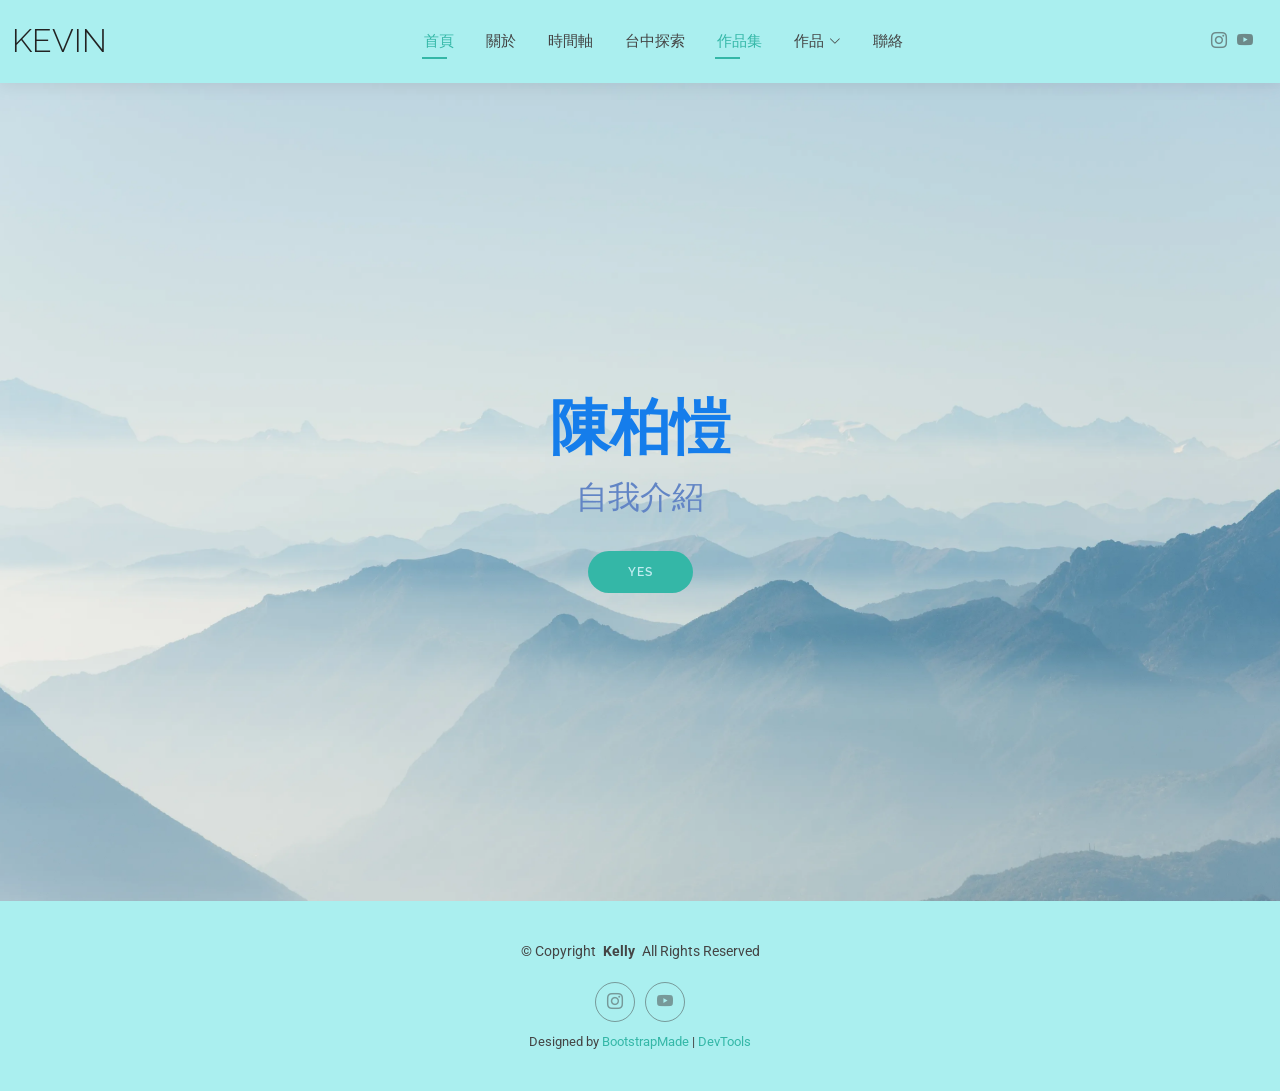
<file: index.html>
<!DOCTYPE html>
<html lang="en">

<head>
  <meta charset="utf-8">
  <meta content="width=device-width, initial-scale=1.0" name="viewport">
  <title>Index - 陳柏愷 Bootstrap Template</title>
  <meta 陳柏愷="description" content="">
  <meta name="keywords" content="">

  <!-- Favicons -->
  <link href="assets/img/favicon.png" rel="icon">
  <link href="assets/img/apple-touch-icon.png" rel="apple-touch-icon">

  <!-- Fonts -->
  <link href="https://fonts.googleapis.com" rel="preconnect">
  <link href="https://fonts.gstatic.com" rel="preconnect" crossorigin>
  <link href="https://fonts.googleapis.com/css2?family=Roboto:ital,wght@0,100;0,300;0,400;0,500;0,700;0,900;1,100;1,300;1,400;1,500;1,700;1,900&family=Poppins:ital,wght@0,100;0,200;0,300;0,400;0,500;0,600;0,700;0,800;0,900;1,100;1,200;1,300;1,400;1,500;1,600;1,700;1,800;1,900&family=Raleway:ital,wght@0,100;0,200;0,300;0,400;0,500;0,600;0,700;0,800;0,900;1,100;1,200;1,300;1,400;1,500;1,600;1,700;1,800;1,900&display=swap" rel="stylesheet">

  <!-- Vendor CSS Files -->
  <link href="assets/vendor/bootstrap/css/bootstrap.min.css" rel="stylesheet">
  <link href="assets/vendor/bootstrap-icons/bootstrap-icons.css" rel="stylesheet">
  <link href="assets/vendor/aos/aos.css" rel="stylesheet">
  <link href="assets/vendor/swiper/swiper-bundle.min.css" rel="stylesheet">
  <link href="assets/vendor/glightbox/css/glightbox.min.css" rel="stylesheet">

  <!-- Main CSS File -->
  <link href="assets/css/main.css" rel="stylesheet">

  <!-- =======================================================
  * Template Name: Kelly
  * Template URL: https://bootstrapmade.com/kelly-free-bootstrap-cv-resume-html-template/
  * Updated: Aug 07 2024 with Bootstrap v5.3.3
  * Author: BootstrapMade.com
  * License: https://bootstrapmade.com/license/
  ======================================================== -->
</head>

<body class="index-page">

  <header id="header" class="header d-flex align-items-center light-background sticky-top">
    <div class="container-fluid position-relative d-flex align-items-center justify-content-between">

      <a href="index.html" class="logo d-flex align-items-center me-auto me-xl-0">
        <!-- Uncomment the line below if you also wish to use an image logo -->
        <!-- <img src="assets/img/logo.png" alt=""> -->
        <h1 class="sitename">Kevin
        </h1>
      </a>

      <nav id="navmenu" class="navmenu">
        <ul>
          <li><a href="index.html" class="active">首頁</a></li>
          <li><a href="about.html">關於</a></li>
          <li><a href="resume.html">時間軸</a></li>
          <li><a href="services.html">台中探索</a></li>
          <li><a href="portfolio.html" class="active">作品集</a></li>
          <li class="dropdown"><a href="#"><span>作品</span> <i class="bi bi-chevron-down toggle-dropdown"></i></a>
            <ul>
               <li><a href="#">吃飯</a></li>
              <li><a href="#">魔方速解</a></li>
              <li><a href="#">運動</a></li>
            </ul>
          </li>
          <li><a href="contact.html">聯絡</a></li>
        </ul>
        <i class="mobile-nav-toggle d-xl-none bi bi-list"></i>
      </nav>

      <div class="header-social-links">
        <a href="https://www.instagram.com/kevin_0979/" target="_blank" class="instagram"><i class="bi bi-instagram"></i></a>
        <a href="https://www.youtube.com/@Kevicube" target="_blank" class="youtube"><i class="bi bi-youtube"></i></a>
      </div>

    </div>
  </header>

  <main class="main">

    <!-- Hero Section -->
    <section id="hero" class="hero section">

      <img src="assets/img/hero-bg.webp" alt="" data-aos="fade-in">

      <div class="container text-center" data-aos="zoom-out" data-aos-delay="100">
        <div class="row justify-content-center">
          <div class="col-lg-8">
            <h2>陳柏愷</h2>
            <p>自我介紹</p>
            <a href="about.html" class="btn-get-started">Yes</a>
          </div>
        </div>
      </div>

    </section><!-- /Hero Section -->

  </main>

  <footer id="footer" class="footer light-background">

    <div class="container">
      <div class="copyright text-center ">
        <p>© <span>Copyright</span> <strong class="px-1 sitename">Kelly</strong> <span>All Rights Reserved<br></span></p>
      </div>
      <div class="social-links d-flex justify-content-center">
        <a href="https://www.instagram.com/kevin_0979/" target="_blank"><i class="bi bi-instagram"></i></a>
        <a href="https://www.youtube.com/@Kevicube" target="_blank"><i class="bi bi-youtube"></i></a>
      </div>
      <div class="credits">
        <!-- All the links in the footer should remain intact. -->
        <!-- You can delete the links only if you've purchased the pro version. -->
        <!-- Licensing information: https://bootstrapmade.com/license/ -->
        <!-- Purchase the pro version with working PHP/AJAX contact form: [buy-url] -->
        Designed by <a href="https://bootstrapmade.com/">BootstrapMade</a> | <a href="https://bootstrapmade.com/tools/">DevTools</a>
      </div>
    </div>

  </footer>

  <!-- Scroll Top -->
  <a href="#" id="scroll-top" class="scroll-top d-flex align-items-center justify-content-center"><i class="bi bi-arrow-up-short"></i></a>

  <!-- Preloader -->
  <div id="preloader"></div>

  <!-- Vendor JS Files -->
  <script src="assets/vendor/bootstrap/js/bootstrap.bundle.min.js"></script>
  <script src="assets/vendor/php-email-form/validate.js"></script>
  <script src="assets/vendor/aos/aos.js"></script>
  <script src="assets/vendor/waypoints/noframework.waypoints.js"></script>
  <script src="assets/vendor/purecounter/purecounter_vanilla.js"></script>
  <script src="assets/vendor/swiper/swiper-bundle.min.js"></script>
  <script src="assets/vendor/glightbox/js/glightbox.min.js"></script>
  <script src="assets/vendor/imagesloaded/imagesloaded.pkgd.min.js"></script>
  <script src="assets/vendor/isotope-layout/isotope.pkgd.min.js"></script>

  <!-- Main JS File -->
  <script src="assets/js/main.js"></script>

</body>

</html>
</file>
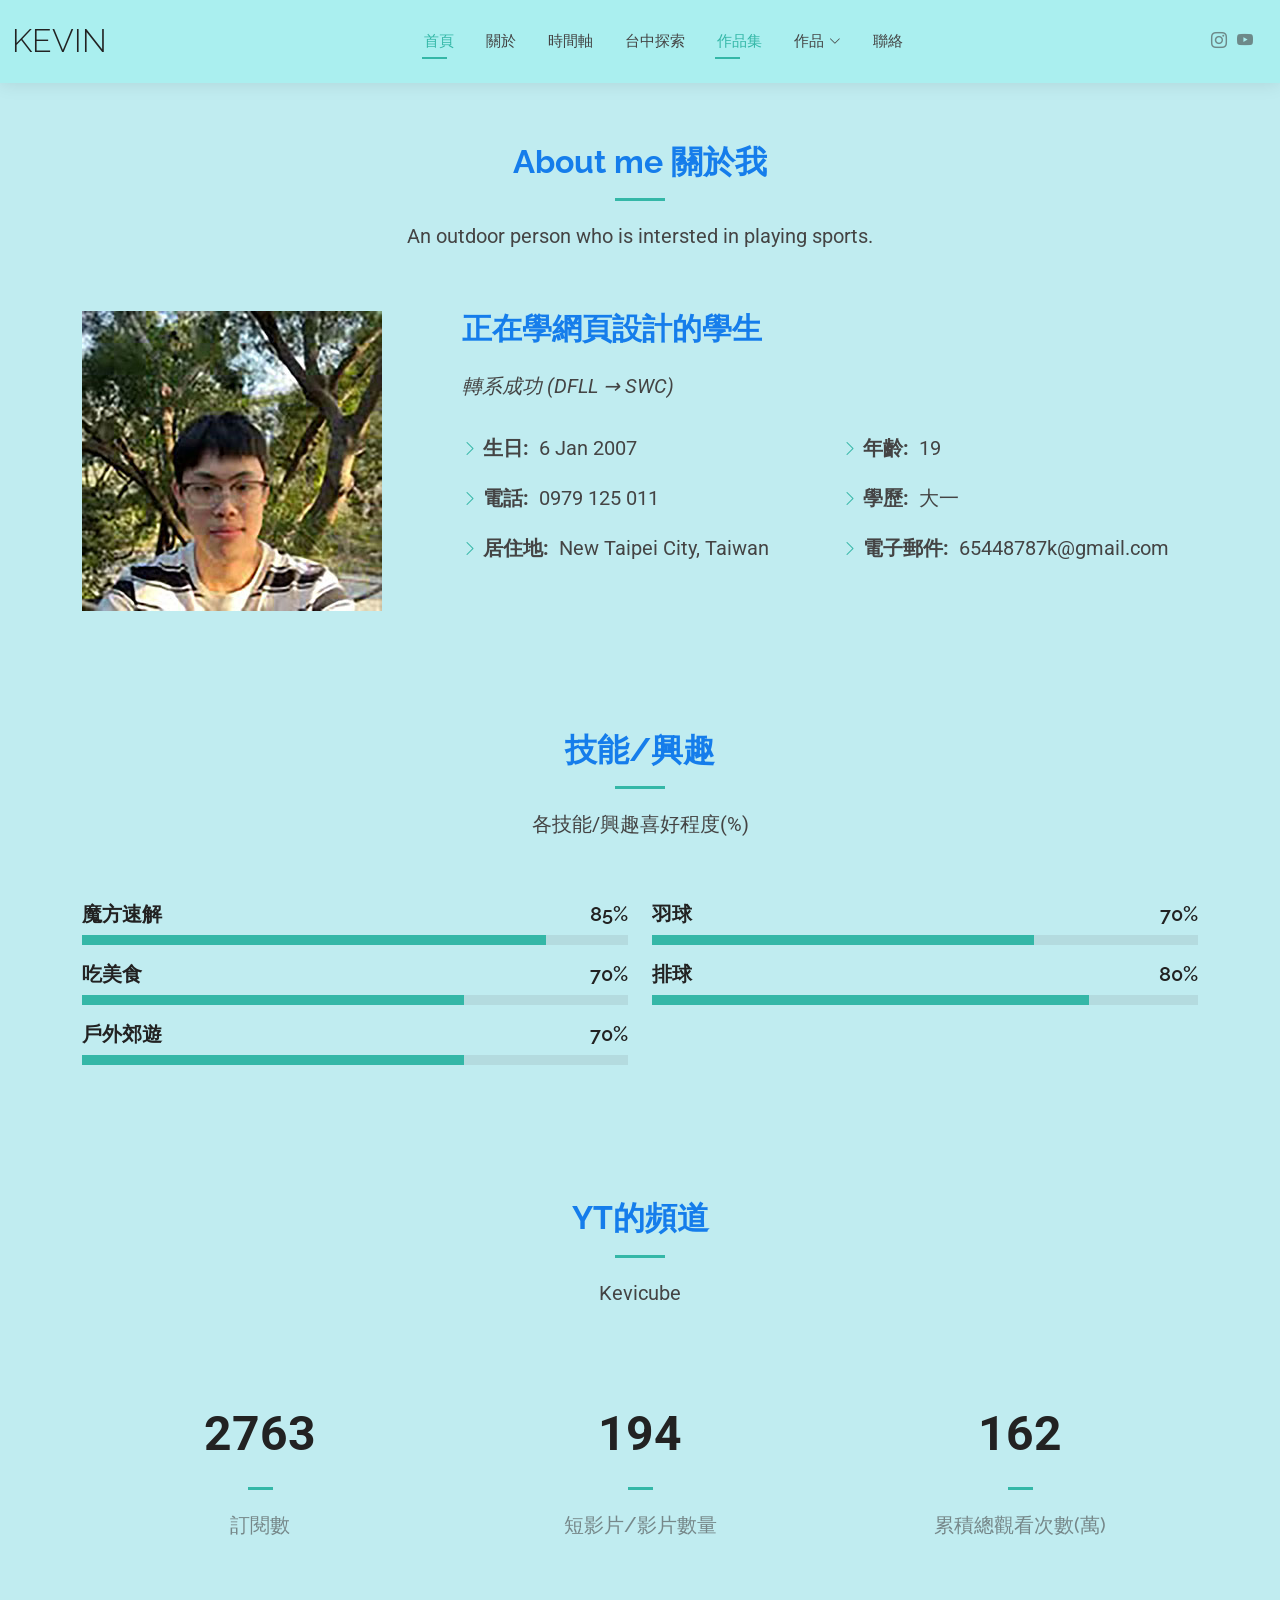
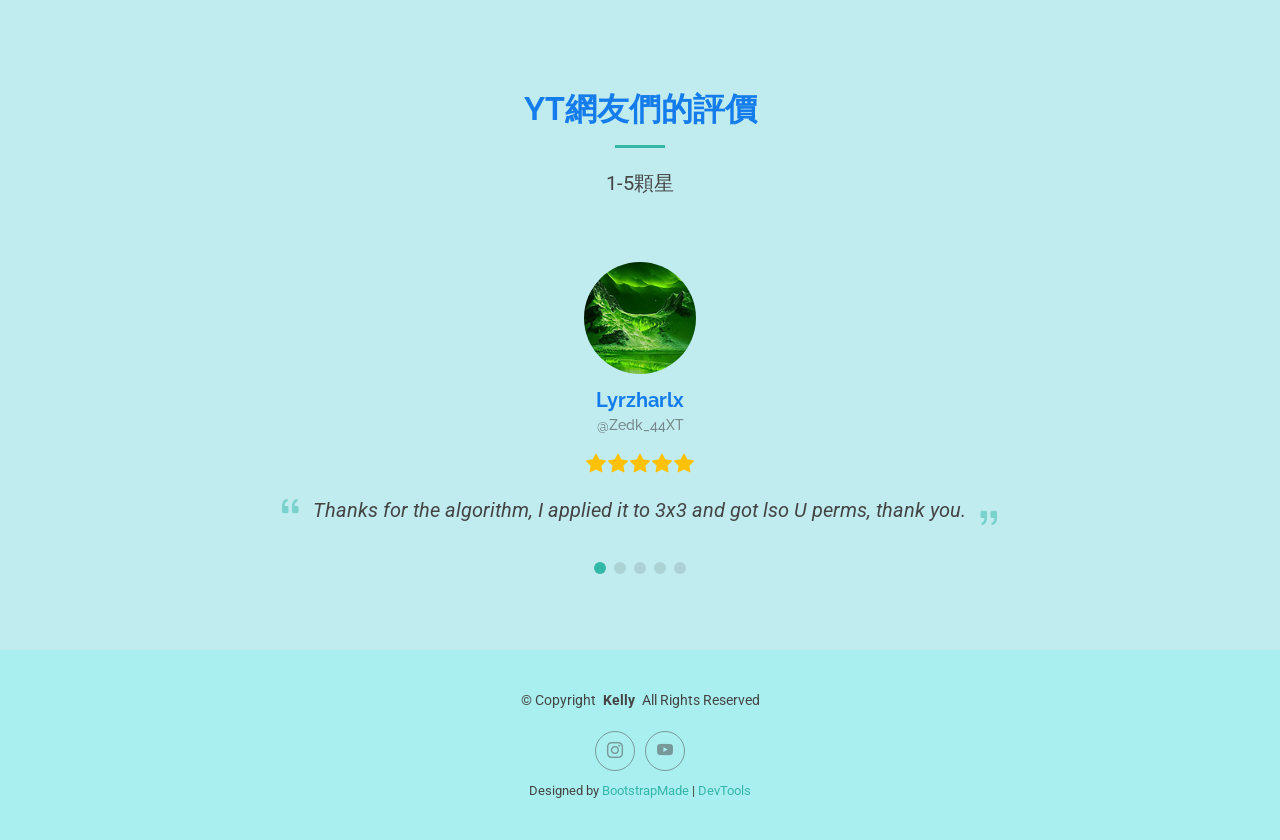
<file: about.html>
<!DOCTYPE html>
<html lang="en">

<head>
  <meta charset="utf-8">
  <meta content="width=device-width, initial-scale=1.0" name="viewport">
  <title>About - Kelly Bootstrap Template</title>
  <meta name="description" content="">
  <meta name="keywords" content="">

  <!-- Favicons -->
  <link href="assets/img/favicon.png" rel="icon">
  <link href="assets/img/apple-touch-icon.png" rel="apple-touch-icon">

  <!-- Fonts -->
  <link href="https://fonts.googleapis.com" rel="preconnect">
  <link href="https://fonts.gstatic.com" rel="preconnect" crossorigin>
  <link href="https://fonts.googleapis.com/css2?family=Roboto:ital,wght@0,100;0,300;0,400;0,500;0,700;0,900;1,100;1,300;1,400;1,500;1,700;1,900&family=Poppins:ital,wght@0,100;0,200;0,300;0,400;0,500;0,600;0,700;0,800;0,900;1,100;1,200;1,300;1,400;1,500;1,600;1,700;1,800;1,900&family=Raleway:ital,wght@0,100;0,200;0,300;0,400;0,500;0,600;0,700;0,800;0,900;1,100;1,200;1,300;1,400;1,500;1,600;1,700;1,800;1,900&display=swap" rel="stylesheet">

  <!-- Vendor CSS Files -->
  <link href="assets/vendor/bootstrap/css/bootstrap.min.css" rel="stylesheet">
  <link href="assets/vendor/bootstrap-icons/bootstrap-icons.css" rel="stylesheet">
  <link href="assets/vendor/aos/aos.css" rel="stylesheet">
  <link href="assets/vendor/swiper/swiper-bundle.min.css" rel="stylesheet">
  <link href="assets/vendor/glightbox/css/glightbox.min.css" rel="stylesheet">

  <!-- Main CSS File -->
  <link href="assets/css/main.css" rel="stylesheet">

  <!-- =======================================================
  * Template Name: Kelly
  * Template URL: https://bootstrapmade.com/kelly-free-bootstrap-cv-resume-html-template/
  * Updated: Aug 07 2024 with Bootstrap v5.3.3
  * Author: BootstrapMade.com
  * License: https://bootstrapmade.com/license/
  ======================================================== -->
</head>

<body class="about-page">

 <header id="header" class="header d-flex align-items-center light-background sticky-top">
    <div class="container-fluid position-relative d-flex align-items-center justify-content-between">

      <a href="index.html" class="logo d-flex align-items-center me-auto me-xl-0">
        <!-- Uncomment the line below if you also wish to use an image logo -->
        <!-- <img src="assets/img/logo.png" alt=""> -->
        <h1 class="sitename">Kevin
        </h1>
      </a>

      <nav id="navmenu" class="navmenu">
        <ul>
          <li><a href="index.html" class="active">首頁</a></li>
          <li><a href="about.html">關於</a></li>
          <li><a href="resume.html">時間軸</a></li>
          <li><a href="services.html">台中探索</a></li>
          <li><a href="portfolio.html" class="active">作品集</a></li>
          <li class="dropdown"><a href="#"><span>作品</span> <i class="bi bi-chevron-down toggle-dropdown"></i></a>
            <ul>
              <li><a href="#">吃飯</a></li>
              <li><a href="#">魔方速解</a></li>
              <li><a href="#">運動</a></li>
            </ul>
          </li>
          <li><a href="contact.html">聯絡</a></li>
        </ul>
        <i class="mobile-nav-toggle d-xl-none bi bi-list"></i>
      </nav>

      <div class="header-social-links">
        <a href="https://www.instagram.com/kevin_0979/" target="_blank" class="instagram"><i class="bi bi-instagram"></i></a>
        <a href="https://www.youtube.com/@Kevicube" target="_blank" class="youtube"><i class="bi bi-youtube"></i></a>
      </div>

    </div>
  </header>

  <main class="main">

    <!-- About Section -->
    <section id="about" class="about section">

      <!-- Section Title -->
      <div class="container section-title" data-aos="fade-up">
        <h2>About me 關於我</h2>
        <p>An outdoor person who is intersted in playing sports.</p>
      </div><!-- End Section Title -->

      <div class="container" data-aos="fade-up" data-aos-delay="100">

        <div class="row gy-4 justify-content-center">
          <div class="col-lg-4">
            <img src="assets/img/profile pic.jpg" class="img-fluid" alt="">
          </div>
          <div class="col-lg-8 content">
            <h2>正在學網頁設計的學生</h2>
            <p class="fst-italic py-3">
              轉系成功 (DFLL → SWC)
            </p>
            <div class="row">
              <div class="col-lg-6">
                <ul>
                  <li><i class="bi bi-chevron-right"></i> <strong>生日:</strong> <span>6 Jan 2007</span></li>
                  <li><i class="bi bi-chevron-right"></i> <strong>電話:</strong> <span>0979 125 011</span></li>
                  <li><i class="bi bi-chevron-right"></i> <strong>居住地:</strong> <span>New Taipei City, Taiwan</span></li>
                </ul>
              </div>
              <div class="col-lg-6">
                <ul>
                  <li><i class="bi bi-chevron-right"></i> <strong>年齡:</strong> <span>19</span></li>
                  <li><i class="bi bi-chevron-right"></i> <strong>學歷:</strong> <span>大一</span></li>
                  <li><i class="bi bi-chevron-right"></i> <strong>電子郵件:</strong> <span>65448787k@gmail.com</span></li>
                </ul>
              </div>
            </div>
          </div>
        </div>

      </div>

    </section><!-- /About Section -->

    <!-- Skills Section -->
    <section id="skills" class="skills section">

      <!-- Section Title -->
      <div class="container section-title" data-aos="fade-up">
        <h2>技能/興趣</h2>
        <p>各技能/興趣喜好程度(%)</p>
      </div><!-- End Section Title -->

      <div class="container" data-aos="fade-up" data-aos-delay="100">

        <div class="row skills-content skills-animation">

          <div class="col-lg-6">

            <div class="progress">
              <span class="skill"><span>魔方速解</span> <i class="val">85%</i></span>
              <div class="progress-bar-wrap">
                <div class="progress-bar" role="progressbar" aria-valuenow="85" aria-valuemin="0" aria-valuemax="100"></div>
              </div>
            </div><!-- End Skills Item -->

            <div class="progress">
              <span class="skill"><span>吃美食</span> <i class="val">70%</i></span>
              <div class="progress-bar-wrap">
                <div class="progress-bar" role="progressbar" aria-valuenow="70" aria-valuemin="0" aria-valuemax="100"></div>
              </div>
            </div><!-- End Skills Item -->

            <div class="progress">
              <span class="skill"><span>戶外郊遊</span> <i class="val">70%</i></span>
              <div class="progress-bar-wrap">
                <div class="progress-bar" role="progressbar" aria-valuenow="70" aria-valuemin="0" aria-valuemax="100"></div>
              </div>
            </div><!-- End Skills Item -->

          </div>

          <div class="col-lg-6">

            <div class="progress">
              <span class="skill"><span>羽球</span> <i class="val">70%</i></span>
              <div class="progress-bar-wrap">
                <div class="progress-bar" role="progressbar" aria-valuenow="70" aria-valuemin="0" aria-valuemax="100"></div>
              </div>
            </div><!-- End Skills Item -->

            <div class="progress">
              <span class="skill"><span>排球</span> <i class="val">80%</i></span>
              <div class="progress-bar-wrap">
                <div class="progress-bar" role="progressbar" aria-valuenow="80" aria-valuemin="0" aria-valuemax="100"></div>
              </div>
            </div><!-- End Skills Item -->

          </div>

        </div>

      </div>

    </section><!-- /Skills Section -->

    <!-- Stats Section -->
    <section id="stats" class="stats section">

      <!-- Section Title -->
      <div class="container section-title" data-aos="fade-up">
        <h2>YT的頻道</h2>
        <p>Kevicube</p>
      </div><!-- End Section Title -->

      <div class="container" data-aos="fade-up" data-aos-delay="100">

        <div class="row gy-4">

          <div class="col-lg-4 col-md-6">
            <div class="stats-item text-center w-100 h-100">
              <span data-purecounter-start="0" data-purecounter-end="6740" data-purecounter-duration="1" class="purecounter"></span>
              <p>訂閱數</p>
            </div>
          </div><!-- End Stats Item -->

          <div class="col-lg-4 col-md-6">
            <div class="stats-item text-center w-100 h-100">
              <span data-purecounter-start="0" data-purecounter-end="484" data-purecounter-duration="1" class="purecounter"></span>
              <p>短影片/影片數量</p>
            </div>
          </div><!-- End Stats Item -->

          <div class="col-lg-4 col-md-6">
            <div class="stats-item text-center w-100 h-100">
              <span data-purecounter-start="0" data-purecounter-end="405" data-purecounter-duration="1" class="purecounter"></span>
              <p>累積總觀看次數(萬)
              </p>
            </div>
          </div><!-- End Stats Item -->

        </div>

      </div>

    </section><!-- /Stats Section ---

      Testimonials Section -->
    <section id="testimonials" class="testimonials section">

      <!-- Section Title -->
      <div class="container section-title" data-aos="fade-up">
        <h2>YT網友們的評價</h2>
        <p>1-5顆星</p>
      </div><!-- End Section Title -->

      <div class="container" data-aos="fade-up" data-aos-delay="100">

        <div class="swiper init-swiper">
          <script type="application/json" class="swiper-config">
            {
              "loop": true,
              "speed": 600,
              "autoplay": {
                "delay": 5000
              },
              "slidesPerView": "auto",
              "pagination": {
                "el": ".swiper-pagination",
                "type": "bullets",
                "clickable": true
              }
            }
          </script>
          <div class="swiper-wrapper">

            <div class="swiper-slide">
              <div class="testimonial-item">
                <img src="assets/img/testimonials/testimonials-1.webp" class="testimonial-img" alt="">
                <h3>Lyrzharlx</h3>
                <h4>@Zedk_44XT</h4>
                <div class="stars">
                  <i class="bi bi-star-fill"></i><i class="bi bi-star-fill"></i><i class="bi bi-star-fill"></i><i class="bi bi-star-fill"></i><i class="bi bi-star-fill"></i>
                </div>
                <p>
                  <i class="bi bi-quote quote-icon-left"></i>
                  <span>Thanks for the algorithm, I applied it to 3x3 and got lso U perms, thank you.</span>
                  <i class="bi bi-quote quote-icon-right"></i>
                </p>
              </div>
            </div><!-- End testimonial item -->

            <div class="swiper-slide">
              <div class="testimonial-item">
                <img src="assets/img/testimonials/testimonials-2.webp" class="testimonial-img" alt="">
                <h3>JustCosteve123</h3>
                <h4>@rasmeyra5069</h4>
                <div class="stars">
                  <i class="bi bi-star-fill"></i><i class="bi bi-star-fill"></i><i class="bi bi-star-fill"></i><i class="bi bi-star-fill"></i><i class="bi bi-star-fill"></i>
                </div>
                <p>
                  <i class="bi bi-quote quote-icon-left"></i>
                  <span>Ty so much this helped me a lot I was spending to much time trying to get the centre correct😊.</span>
                  <i class="bi bi-quote quote-icon-right"></i>
                </p>
              </div>
            </div><!-- End testimonial item -->

            <div class="swiper-slide">
              <div class="testimonial-item">
                <img src="assets/img/testimonials/testimonials-3.webp" class="testimonial-img" alt="">
                <h3>Michael Campbell</h3>
                <h4>@MichaelCampbell01</h4>
                <div class="stars">
                  <i class="bi bi-star-fill"></i><i class="bi bi-star-fill"></i><i class="bi bi-star-fill"></i><i class="bi bi-star-fill"></i>
                </div>
                <p>
                  <i class="bi bi-quote quote-icon-left"></i>
                  <span>Nice.  Works great.</span>
                  <i class="bi bi-quote quote-icon-right"></i>
                </p>
              </div>
            </div><!-- End testimonial item -->

            <div class="swiper-slide">
              <div class="testimonial-item">
                <img src="assets/img/testimonials/testimonials-4.webp" class="testimonial-img" alt="">
                <h3>Imran Hasina</h3>
                <h4>@ImranHasina-x3l</h4>
                <div class="stars">
                  <i class="bi bi-star-fill"></i><i class="bi bi-star-fill"></i><i class="bi bi-star-fill"></i><i class="bi bi-star-fill"></i>
                </div>
                <p>
                  <i class="bi bi-quote quote-icon-left"></i>
                  <span>This tutorial is worth sharing I did not expect it to be this good.</span>
                  <i class="bi bi-quote quote-icon-right"></i>
                </p>
              </div>
            </div><!-- End testimonial item -->

            <div class="swiper-slide">
              <div class="testimonial-item">
                <img src="assets/img/testimonials/testimonials-5.webp" class="testimonial-img" alt="">
                <h3>Alexxia</h3>
                <h4>@ManWhatDaH3ll</h4>
                <div class="stars">
                  <i class="bi bi-star-fill"></i><i class="bi bi-star-fill"></i><i class="bi bi-star-fill"></i><i class="bi bi-star-fill"></i><i class="bi bi-star-fill"></i>
                </div>
                <p>
                  <i class="bi bi-quote quote-icon-left"></i>
                  <span>You got this I subscribed to you.! you can be famous I believe in you ❤.</span>
                  <i class="bi bi-quote quote-icon-right"></i>
                </p>
              </div>
            </div><!-- End testimonial item -->

          </div>
          <div class="swiper-pagination"></div>
        </div>

      </div>

    </section><!-- /Testimonials Section -->

  </main>

  <footer id="footer" class="footer light-background">

    <div class="container">
      <div class="copyright text-center ">
        <p>© <span>Copyright</span> <strong class="px-1 sitename">Kelly</strong> <span>All Rights Reserved<br></span></p>
      </div>
      <div class="social-links d-flex justify-content-center">
        <a href="https://www.instagram.com/kevin_0979/" target="_blank"><i class="bi bi-instagram"></i></a>
        <a href="https://www.youtube.com/@Kevicube" target="_blank"><i class="bi bi-youtube"></i></a>
      </div>
      <div class="credits">
        <!-- All the links in the footer should remain intact. -->
        <!-- You can delete the links only if you've purchased the pro version. -->
        <!-- Licensing information: https://bootstrapmade.com/license/ -->
        <!-- Purchase the pro version with working PHP/AJAX contact form: [buy-url] -->
        Designed by <a href="https://bootstrapmade.com/">BootstrapMade</a> | <a href="https://bootstrapmade.com/tools/">DevTools</a>
      </div>
    </div>

  </footer>

  <!-- Scroll Top -->
  <a href="#" id="scroll-top" class="scroll-top d-flex align-items-center justify-content-center"><i class="bi bi-arrow-up-short"></i></a>

  <!-- Preloader -->
  <div id="preloader"></div>

  <!-- Vendor JS Files -->
  <script src="assets/vendor/bootstrap/js/bootstrap.bundle.min.js"></script>
  <script src="assets/vendor/php-email-form/validate.js"></script>
  <script src="assets/vendor/aos/aos.js"></script>
  <script src="assets/vendor/waypoints/noframework.waypoints.js"></script>
  <script src="assets/vendor/purecounter/purecounter_vanilla.js"></script>
  <script src="assets/vendor/swiper/swiper-bundle.min.js"></script>
  <script src="assets/vendor/glightbox/js/glightbox.min.js"></script>
  <script src="assets/vendor/imagesloaded/imagesloaded.pkgd.min.js"></script>
  <script src="assets/vendor/isotope-layout/isotope.pkgd.min.js"></script>

  <!-- Main JS File -->
  <script src="assets/js/main.js"></script>

</body>

</html>
</file>
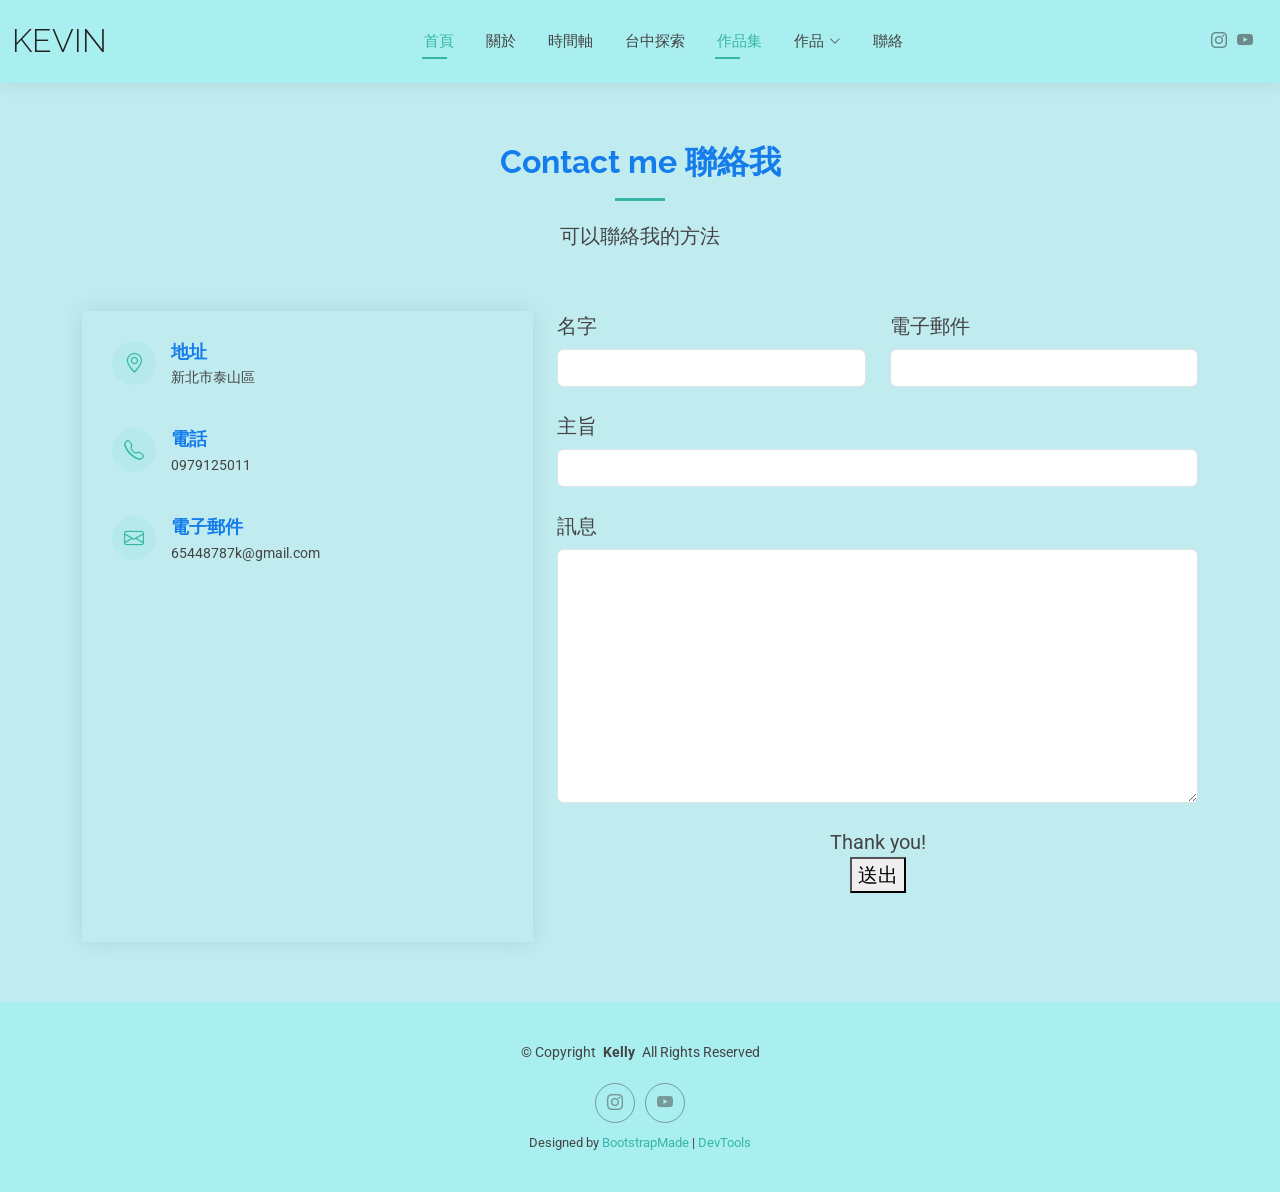
<file: contact.html>
<!DOCTYPE html>
<html lang="en">

<head>
  <meta charset="utf-8">
  <meta content="width=device-width, initial-scale=1.0" name="viewport">
  <title>Contact - Kelly Bootstrap Template</title>
  <meta name="description" content="">
  <meta name="keywords" content="">

  <!-- Favicons -->
  <link href="assets/img/favicon.png" rel="icon">
  <link href="assets/img/apple-touch-icon.png" rel="apple-touch-icon">

  <!-- Fonts -->
  <link href="https://fonts.googleapis.com" rel="preconnect">
  <link href="https://fonts.gstatic.com" rel="preconnect" crossorigin>
  <link href="https://fonts.googleapis.com/css2?family=Roboto:ital,wght@0,100;0,300;0,400;0,500;0,700;0,900;1,100;1,300;1,400;1,500;1,700;1,900&family=Poppins:ital,wght@0,100;0,200;0,300;0,400;0,500;0,600;0,700;0,800;0,900;1,100;1,200;1,300;1,400;1,500;1,600;1,700;1,800;1,900&family=Raleway:ital,wght@0,100;0,200;0,300;0,400;0,500;0,600;0,700;0,800;0,900;1,100;1,200;1,300;1,400;1,500;1,600;1,700;1,800;1,900&display=swap" rel="stylesheet">

  <!-- Vendor CSS Files -->
  <link href="assets/vendor/bootstrap/css/bootstrap.min.css" rel="stylesheet">
  <link href="assets/vendor/bootstrap-icons/bootstrap-icons.css" rel="stylesheet">
  <link href="assets/vendor/aos/aos.css" rel="stylesheet">
  <link href="assets/vendor/swiper/swiper-bundle.min.css" rel="stylesheet">
  <link href="assets/vendor/glightbox/css/glightbox.min.css" rel="stylesheet">

  <!-- Main CSS File -->
  <link href="assets/css/main.css" rel="stylesheet">

  <!-- =======================================================
  * Template Name: Kelly
  * Template URL: https://bootstrapmade.com/kelly-free-bootstrap-cv-resume-html-template/
  * Updated: Aug 07 2024 with Bootstrap v5.3.3
  * Author: BootstrapMade.com
  * License: https://bootstrapmade.com/license/
  ======================================================== -->
</head>

<body class="contact-page">

   <header id="header" class="header d-flex align-items-center light-background sticky-top">
    <div class="container-fluid position-relative d-flex align-items-center justify-content-between">

      <a href="index.html" class="logo d-flex align-items-center me-auto me-xl-0">
        <!-- Uncomment the line below if you also wish to use an image logo -->
        <!-- <img src="assets/img/logo.png" alt=""> -->
        <h1 class="sitename">Kevin
        </h1>
      </a>

      <nav id="navmenu" class="navmenu">
        <ul>
          <li><a href="index.html" class="active">首頁</a></li>
          <li><a href="about.html">關於</a></li>
          <li><a href="resume.html">時間軸</a></li>
          <li><a href="services.html">台中探索</a></li>
          <li><a href="portfolio.html" class="active">作品集</a></li>
          <li class="dropdown"><a href="#"><span>作品</span> <i class="bi bi-chevron-down toggle-dropdown"></i></a>
            <ul>
               <li><a href="#">吃飯</a></li>
              <li><a href="#">魔方速解</a></li>
              <li><a href="#">運動</a></li>
            </ul>
          </li>
          <li><a href="contact.html">聯絡</a></li>
        </ul>
        <i class="mobile-nav-toggle d-xl-none bi bi-list"></i>
      </nav>

      <div class="header-social-links">
        <a href="https://www.instagram.com/kevin_0979/" target="_blank" class="instagram"><i class="bi bi-instagram"></i></a>
        <a href="https://www.youtube.com/@Kevicube" target="_blank" class="youtube"><i class="bi bi-youtube"></i></a>
      </div>

    </div>
  </header>

  <main class="main">

    <!-- Contact Section -->
    <section id="contact" class="contact section">

      <!-- Section Title -->
      <div class="container section-title" data-aos="fade-up">
        <h2>Contact me 聯絡我</h2>
        <p>可以聯絡我的方法</p>
      </div><!-- End Section Title -->

      <div class="container" data-aos="fade-up" data-aos-delay="100">

        <div class="row gy-4">

          <div class="col-lg-5">

            <div class="info-wrap">
              <div class="info-item d-flex" data-aos="fade-up" data-aos-delay="200">
                <i class="bi bi-geo-alt flex-shrink-0"></i>
                <div>
                  <h3>地址</h3>
                  <p>新北市泰山區</p>
                </div>
              </div><!-- End Info Item -->

              <div class="info-item d-flex" data-aos="fade-up" data-aos-delay="300">
                <i class="bi bi-telephone flex-shrink-0"></i>
                <div>
                  <h3>電話</h3>
                  <p>0979125011</p>
                </div>
              </div><!-- End Info Item -->

              <div class="info-item d-flex" data-aos="fade-up" data-aos-delay="400">
                <i class="bi bi-envelope flex-shrink-0"></i>
                <div>
                  <h3>電子郵件</h3>
                  <p>65448787k@gmail.com</p>
                </div>
              </div><!-- End Info Item -->

              <iframe src="https://www.google.com/maps/embed?pb=!1m18!1m12!1m3!1d115689.32353358695!2d121.26010121343334!3d25.024184469231432!2m3!1f0!2f0!3f0!3m2!1i1024!2i768!4f13.1!3m3!1m2!1s0x3442a7b03fe50505%3A0x73852eebb7dd50ff!2zMjQz5paw5YyX5biC5rOw5bGx5Y2A!5e0!3m2!1szh-TW!2stw!4v1780319789227!5m2!1szh-TW!2stw" width="400" height="300" style="border:0;" allowfullscreen="" loading="lazy" referrerpolicy="no-referrer-when-downgrade"></iframe>
            </div>
          </div>

          <div class="col-lg-7">
            <form id="google-contact-form" action="https://script.google.com/macros/s/AKfycbxB0fmrsBVHGl1kMe-wiggQAGuKPd5yYg37WMI17aGH38qu1JAeW7tItwT2vdsj6vPLoQ/exec" method="post" data-aos="fade-up" data-aos-delay="200">
              <div class="row gy-4">

                <div class="col-md-6">
                  <label for="name-field" class="pb-2">名字</label>
                  <input type="text" name="name" id="name-field" class="form-control" required="">
                </div>

                <div class="col-md-6">
                  <label for="email-field" class="pb-2">電子郵件</label>
                  <input type="email" class="form-control" name="email" id="email-field" required="">
                </div>

                <div class="col-md-12">
                  <label for="subject-field" class="pb-2">主旨</label>
                  <input type="text" class="form-control" name="subject" id="subject-field" required="">
                </div>

                <div class="col-md-12">
                  <label for="message-field" class="pb-2">訊息</label>
                  <textarea class="form-control" name="message" rows="10" id="message-field" required=""></textarea>
                </div>

                <div class="col-md-12 text-center">
                  <div class="error-message" style="display:none !important;"></div>
                  <div class="sent-message">Thank you!</div>

                  <button type="submit">送出</button>
                </div>

              </div>
            </form>
          </div><!-- End Contact Form -->

        </div>

      </div>

    </section><!-- /Contact Section -->

  </main>

  <footer id="footer" class="footer light-background">

    <div class="container">
      <div class="copyright text-center ">
        <p>© <span>Copyright</span> <strong class="px-1 sitename">Kelly</strong> <span>All Rights Reserved<br></span></p>
      </div>
      <div class="social-links d-flex justify-content-center">
        <a href="https://www.instagram.com/kevin_0979/" target="_blank"><i class="bi bi-instagram"></i></a>
        <a href="https://www.youtube.com/@Kevicube" target="_blank"><i class="bi bi-youtube"></i></a>
      </div>
      <div class="credits">
        <!-- All the links in the footer should remain intact. -->
        <!-- You can delete the links only if you've purchased the pro version. -->
        <!-- Licensing information: https://bootstrapmade.com/license/ -->
        <!-- Purchase the pro version with working PHP/AJAX contact form: [buy-url] -->
        Designed by <a href="https://bootstrapmade.com/">BootstrapMade</a> | <a href="https://bootstrapmade.com/tools/">DevTools</a>
      </div>
    </div>

  </footer>

  <!-- Scroll Top -->
  <a href="#" id="scroll-top" class="scroll-top d-flex align-items-center justify-content-center"><i class="bi bi-arrow-up-short"></i></a>

  <!-- Preloader -->
  <div id="preloader"></div>

  <!-- Vendor JS Files -->
  <script src="assets/vendor/bootstrap/js/bootstrap.bundle.min.js"></script>
  <script src="assets/vendor/php-email-form/validate.js"></script>
  <script src="assets/vendor/aos/aos.js"></script>
  <script src="assets/vendor/waypoints/noframework.waypoints.js"></script>
  <script src="assets/vendor/purecounter/purecounter_vanilla.js"></script>
  <script src="assets/vendor/swiper/swiper-bundle.min.js"></script>
  <script src="assets/vendor/glightbox/js/glightbox.min.js"></script>
  <script src="assets/vendor/imagesloaded/imagesloaded.pkgd.min.js"></script>
  <script src="assets/vendor/isotope-layout/isotope.pkgd.min.js"></script>

  <!-- Main JS File -->
  <script src="assets/js/main.js"></script>
  <script>
document.getElementById('google-contact-form').addEventListener('submit', function(e) {
e.preventDefault(); // 阻止網頁跳轉
var form = this;
var loading = form.querySelector('.loading');
var errorMessage = form.querySelector('.error-message');
var sentMessage = form.querySelector('.sent-message');
// 顯示 Loading，隱藏其他提示
loading.style.display = 'block';
errorMessage.style.display = 'none';
sentMessage.style.display = 'none';
// 封裝表單資料
var formData = new FormData(form);
var searchParams = new URLSearchParams();
for (var pair of formData) {
searchParams.append(pair[0], pair[1]);
}
// 用 fetch 發送 POST 請求到 Google GAS
fetch(form.action, {
method: 'POST',
body: searchParams,
headers: {
'Content-Type': 'application/x-www-form-urlencoded'
}
})
.then(response => response.text())
.then(data => {
loading.style.display = 'none';
if (data === 'success') {
sentMessage.style.display = 'block'; // 顯示成功畫面
form.reset(); // 清空表單
} else {
errorMessage.textContent = '傳送失敗，請稍後再試。錯誤原因：' + data;
errorMessage.style.display = 'block';
}
})
.catch(error => {
loading.style.display = 'none';
errorMessage.textContent = '連線錯誤：' + error;
errorMessage.style.display = 'block';
});
});
<script>
</body>

</html>
</file>
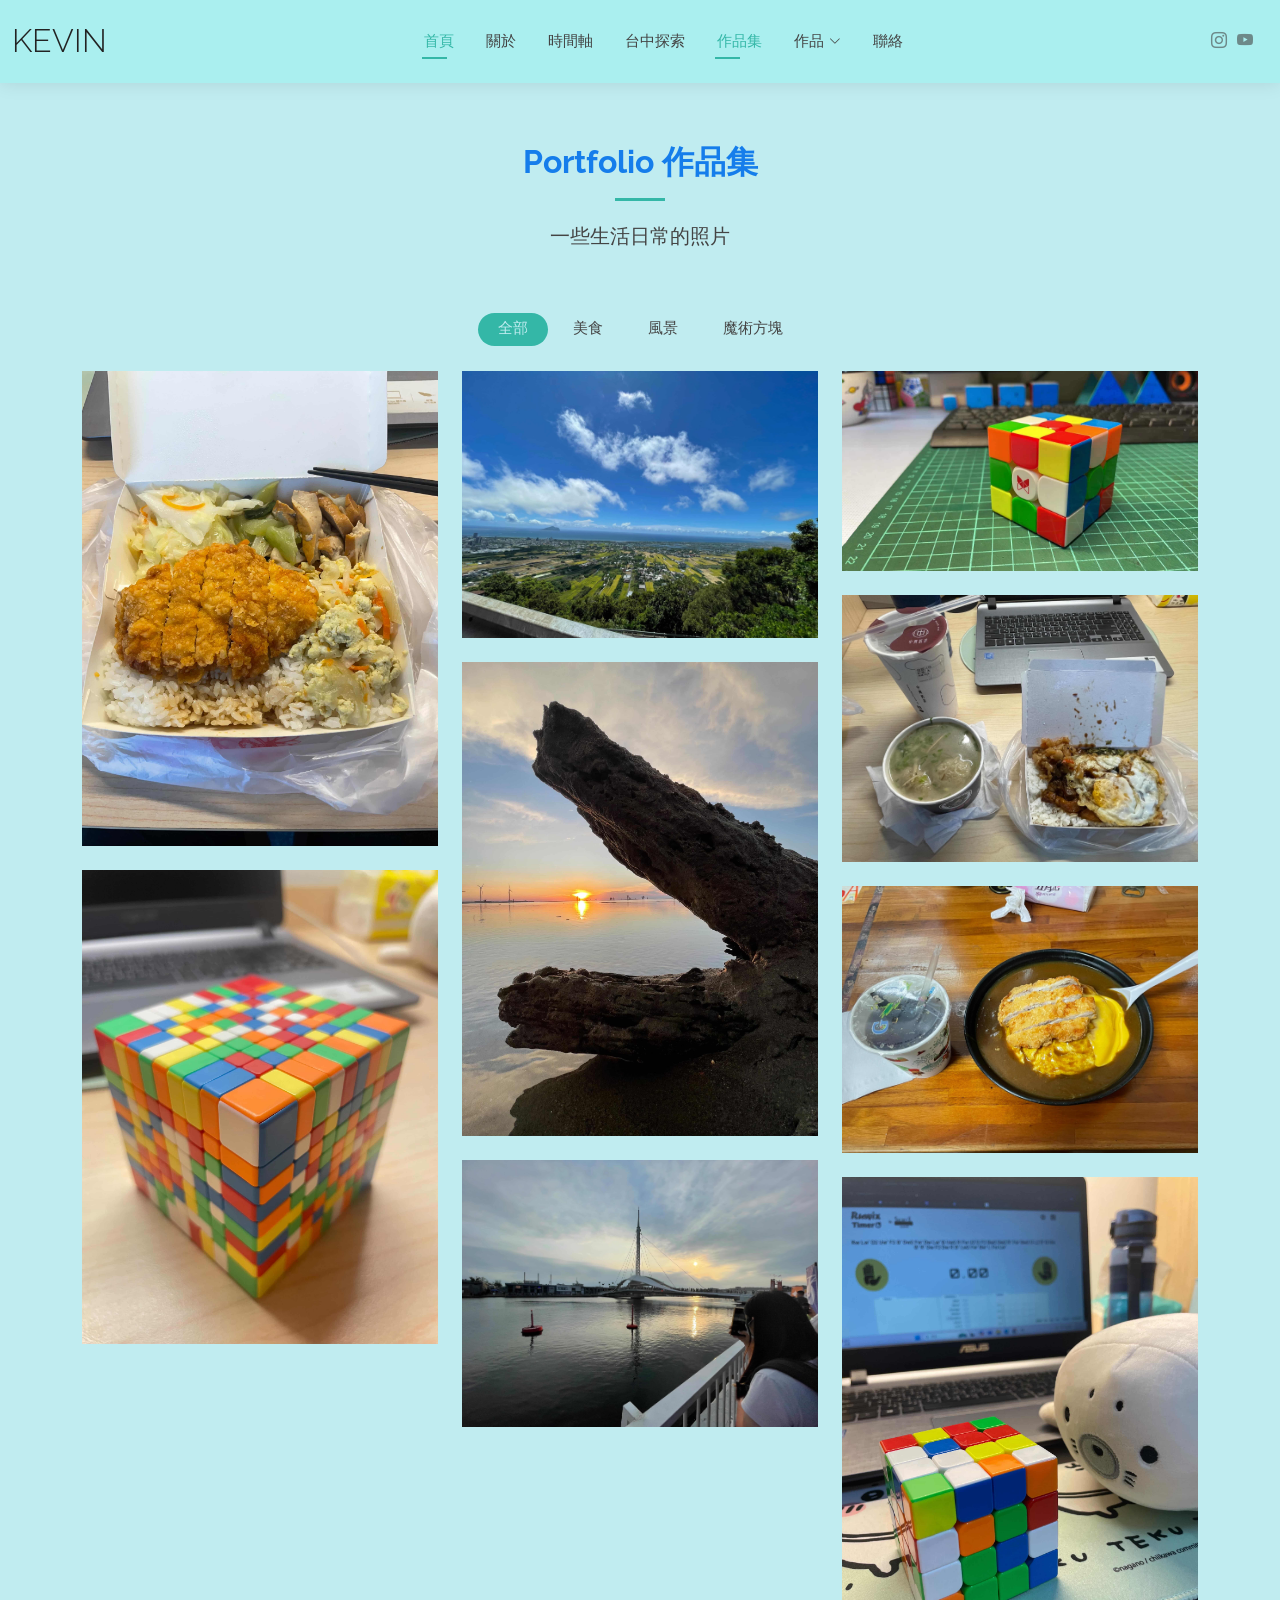
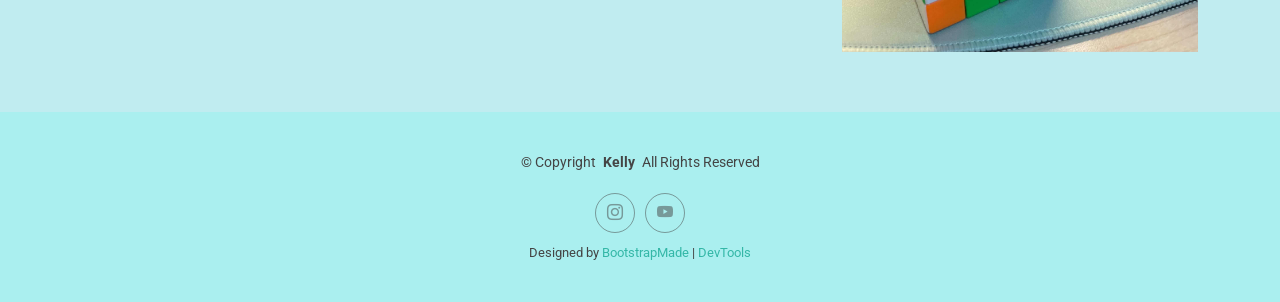
<file: portfolio.html>
<!DOCTYPE html>
<html lang="en">

<head>
  <meta charset="utf-8">
  <meta content="width=device-width, initial-scale=1.0" name="viewport">
  <title>Portfolio - Kelly Bootstrap Template</title>
  <meta name="description" content="">
  <meta name="keywords" content="">

  <!-- Favicons -->
  <link href="assets/img/favicon.png" rel="icon">
  <link href="assets/img/apple-touch-icon.png" rel="apple-touch-icon">

  <!-- Fonts -->
  <link href="https://fonts.googleapis.com" rel="preconnect">
  <link href="https://fonts.gstatic.com" rel="preconnect" crossorigin>
  <link href="https://fonts.googleapis.com/css2?family=Roboto:ital,wght@0,100;0,300;0,400;0,500;0,700;0,900;1,100;1,300;1,400;1,500;1,700;1,900&family=Poppins:ital,wght@0,100;0,200;0,300;0,400;0,500;0,600;0,700;0,800;0,900;1,100;1,200;1,300;1,400;1,500;1,600;1,700;1,800;1,900&family=Raleway:ital,wght@0,100;0,200;0,300;0,400;0,500;0,600;0,700;0,800;0,900;1,100;1,200;1,300;1,400;1,500;1,600;1,700;1,800;1,900&display=swap" rel="stylesheet">

  <!-- Vendor CSS Files -->
  <link href="assets/vendor/bootstrap/css/bootstrap.min.css" rel="stylesheet">
  <link href="assets/vendor/bootstrap-icons/bootstrap-icons.css" rel="stylesheet">
  <link href="assets/vendor/aos/aos.css" rel="stylesheet">
  <link href="assets/vendor/swiper/swiper-bundle.min.css" rel="stylesheet">
  <link href="assets/vendor/glightbox/css/glightbox.min.css" rel="stylesheet">

  <!-- Main CSS File -->
  <link href="assets/css/main.css" rel="stylesheet">

  <!-- =======================================================
  * Template Name: Kelly
  * Template URL: https://bootstrapmade.com/kelly-free-bootstrap-cv-resume-html-template/
  * Updated: Aug 07 2024 with Bootstrap v5.3.3
  * Author: BootstrapMade.com
  * License: https://bootstrapmade.com/license/
  ======================================================== -->
</head>

<body class="portfolio-page">

  <header id="header" class="header d-flex align-items-center light-background sticky-top">
    <div class="container-fluid position-relative d-flex align-items-center justify-content-between">

      <a href="index.html" class="logo d-flex align-items-center me-auto me-xl-0">
        <!-- Uncomment the line below if you also wish to use an image logo -->
        <!-- <img src="assets/img/logo.png" alt=""> -->
        <h1 class="sitename">Kevin
        </h1>
      </a>

      <nav id="navmenu" class="navmenu">
        <ul>
          <li><a href="index.html" class="active">首頁</a></li>
          <li><a href="about.html">關於</a></li>
          <li><a href="resume.html">時間軸</a></li>
          <li><a href="services.html">台中探索</a></li>
          <li><a href="portfolio.html" class="active">作品集</a></li>
          <li class="dropdown"><a href="#"><span>作品</span> <i class="bi bi-chevron-down toggle-dropdown"></i></a>
            <ul>
               <li><a href="#">吃飯</a></li>
              <li><a href="#">魔方速解</a></li>
              <li><a href="#">運動</a></li>
            </ul>
          </li>
          <li><a href="contact.html">聯絡</a></li>
        </ul>
        <i class="mobile-nav-toggle d-xl-none bi bi-list"></i>
      </nav>

      <div class="header-social-links">
        <a href="https://www.instagram.com/kevin_0979/" target="_blank" class="instagram"><i class="bi bi-instagram"></i></a>
        <a href="https://www.youtube.com/@Kevicube" target="_blank" class="youtube"><i class="bi bi-youtube"></i></a>
      </div>

    </div>
  </header>
  <main class="main">

    <!-- Portfolio Section -->
    <section id="portfolio" class="portfolio section">

      <!-- Section Title -->
      <div class="container section-title" data-aos="fade-up">
        <h2>Portfolio 作品集</h2>
        <p>一些生活日常的照片</p>
      </div><!-- End Section Title -->

      <div class="container">

        <div class="isotope-layout" data-default-filter="*" data-layout="masonry" data-sort="original-order">

          <ul class="portfolio-filters isotope-filters" data-aos="fade-up" data-aos-delay="100">
            <li data-filter="*" class="filter-active">全部</li>
            <li data-filter=".filter-app">美食</li>
            <li data-filter=".filter-product">風景</li>
            <li data-filter=".filter-branding">魔術方塊</li>
          </ul><!-- End Portfolio Filters -->

          <div class="row gy-4 isotope-container" data-aos="fade-up" data-aos-delay="200">

            <div class="col-lg-4 col-md-6 portfolio-item isotope-item filter-app">
              <img src="assets/img/masonry-portfolio/food 1.jpg" class="img-fluid" alt="">
              <div class="portfolio-info">
                <h4>上豪燒臘快餐</h4>
                <p>位於南門路上的便當店</p>
                <a href="assets/img/masonry-portfolio/food 1.jpg "title="上豪燒臘快餐" data-gallery="portfolio-gallery-branding" class="glightbox preview-link"><i class="bi bi-zoom-in"></i></a>
              </div>
            </div><!-- End Portfolio Item -->

            <div class="col-lg-4 col-md-6 portfolio-item isotope-item filter-product">
              <img src="assets/img/masonry-portfolio/scenery 2.jpg" class="img-fluid" alt="">
              <div class="portfolio-info">
                <h4>宜蘭頭城鎮平原</h4>
                <p>在北宜路拍攝的</p>
                <a href="assets/img/masonry-portfolio/scenery 2.jpg" title="宜蘭頭城鎮平原" data-gallery="portfolio-gallery-branding" class="glightbox preview-link"><i class="bi bi-zoom-in"></i></a>
              </div>
            </div><!-- End Portfolio Item -->

            <div class="col-lg-4 col-md-6 portfolio-item isotope-item filter-branding">
              <img src="assets/img/masonry-portfolio/cube 1.jpg" class="img-fluid" alt="">
              <div class="portfolio-info">
                <h4>3x3魔術方塊</h4>
                <p>型號是: X-Man Tornado V3</p>
                <a href="assets/img/masonry-portfolio/cube 1.jpg" title="3x3魔術方塊" data-gallery="portfolio-gallery-branding" class="glightbox preview-link"><i class="bi bi-zoom-in"></i></a>
              </div>
            </div><!-- End Portfolio Item -->

            <div class="col-lg-4 col-md-6 portfolio-item isotope-item filter-app">
              <img src="assets/img/masonry-portfolio/food 2.jpg" class="img-fluid" alt="">
              <div class="portfolio-info">
                <h4>夜間部爌肉飯 x 中興奶茶</h4>
                <p>樓長推薦的宵夜好地方；學校自產的飲料店</p>
                <a href="assets/img/masonry-portfolio/food 2.jpg" title="夜間部爌肉飯 x 中興奶茶" data-gallery="portfolio-gallery-app" class="glightbox preview-link"><i class="bi bi-zoom-in"></i></a>
              </div>
            </div><!-- End Portfolio Item -->

            <div class="col-lg-4 col-md-6 portfolio-item isotope-item filter-product">
              <img src="assets/img/masonry-portfolio/scenery 4.jpg" class="img-fluid" alt="">
              <div class="portfolio-info">
                <h4>高美濕地</h4>
                <p>夕陽往海中沉沒，渲染遠處金黃色的天空</p>
                <a href="assets/img/masonry-portfolio/scenery 4.jpg" title="高美濕地" data-gallery="portfolio-gallery-product" class="glightbox preview-link"><i class="bi bi-zoom-in"></i></a>
              </div>
            </div><!-- End Portfolio Item -->

            <div class="col-lg-4 col-md-6 portfolio-item isotope-item filter-branding">
              <img src="assets/img/masonry-portfolio/cube 2.jpg" class="img-fluid" alt="">
              <div class="portfolio-info">
                <h4>9x9魔術方塊</h4>
                <p>看起來很難，實際上一點也不簡單...吧?</p>
                <a href="assets/img/masonry-portfolio/cube 2.jpg" title="9x9魔術方塊" data-gallery="portfolio-gallery-branding" class="glightbox preview-link"><i class="bi bi-zoom-in"></i></a>
              </div>
            </div><!-- End Portfolio Item -->

            <div class="col-lg-4 col-md-6 portfolio-item isotope-item filter-app">
              <img src="assets/img/masonry-portfolio/food 3.jpg" class="img-fluid" alt="">
              <div class="portfolio-info">
                <h4>逢甲滑蛋早餐店</h4>
                <p>最喜歡吃它的咔啦雞滑蛋起司咖哩飯</p>
                <a href="assets/img/masonry-portfolio/food 3.jpg" title="逢甲滑蛋早餐店" data-gallery="portfolio-gallery-app" class="glightbox preview-link"><i class="bi bi-zoom-in"></i></a>
              </div>
            </div><!-- End Portfolio Item -->

            <div class="col-lg-4 col-md-6 portfolio-item isotope-item filter-product">
              <img src="assets/img/masonry-portfolio/scenery 3.jpg" class="img-fluid" alt="">
              <div class="portfolio-info">
                <h4>大港橋</h4>
                <p>去高雄遊玩時拍攝</p>
                <a href="assets/img/masonry-portfolio/scenery 3.jpg" title="大港橋" data-gallery="portfolio-gallery-product" class="glightbox preview-link"><i class="bi bi-zoom-in"></i></a>
              </div>
            </div><!-- End Portfolio Item -->

            <div class="col-lg-4 col-md-6 portfolio-item isotope-item filter-branding">
              <img src="assets/img/masonry-portfolio/cube 3.jpg" class="img-fluid" alt="">
              <div class="portfolio-info">
                <h4>4x4魔術方塊</h4>
                <p>練習速解的日常</p>
                <a href="assets/img/masonry-portfolio/cube 3.jpg" title="4x4魔術方塊" data-gallery="portfolio-gallery-branding" class="glightbox preview-link"><i class="bi bi-zoom-in"></i></a>
              </div>
            </div><!-- End Portfolio Item -->

          </div><!-- End Portfolio Container -->

        </div>

      </div>

    </section><!-- /Portfolio Section -->

  </main>

  <footer id="footer" class="footer light-background">

    <div class="container">
      <div class="copyright text-center ">
        <p>© <span>Copyright</span> <strong class="px-1 sitename">Kelly</strong> <span>All Rights Reserved<br></span></p>
      </div>
      <div class="social-links d-flex justify-content-center">
        <a href="https://www.instagram.com/kevin_0979/" target="_blank"><i class="bi bi-instagram"></i></a>
        <a href="https://www.youtube.com/@Kevicube" target="_blank"><i class="bi bi-youtube"></i></a>
      </div>
      <div class="credits">
        <!-- All the links in the footer should remain intact. -->
        <!-- You can delete the links only if you've purchased the pro version. -->
        <!-- Licensing information: https://bootstrapmade.com/license/ -->
        <!-- Purchase the pro version with working PHP/AJAX contact form: [buy-url] -->
        Designed by <a href="https://bootstrapmade.com/">BootstrapMade</a> | <a href="https://bootstrapmade.com/tools/">DevTools</a>
      </div>
    </div>

  </footer>

  <!-- Scroll Top -->
  <a href="#" id="scroll-top" class="scroll-top d-flex align-items-center justify-content-center"><i class="bi bi-arrow-up-short"></i></a>

  <!-- Preloader -->
  <div id="preloader"></div>

  <!-- Vendor JS Files -->
  <script src="assets/vendor/bootstrap/js/bootstrap.bundle.min.js"></script>
  <script src="assets/vendor/php-email-form/validate.js"></script>
  <script src="assets/vendor/aos/aos.js"></script>
  <script src="assets/vendor/waypoints/noframework.waypoints.js"></script>
  <script src="assets/vendor/purecounter/purecounter_vanilla.js"></script>
  <script src="assets/vendor/swiper/swiper-bundle.min.js"></script>
  <script src="assets/vendor/glightbox/js/glightbox.min.js"></script>
  <script src="assets/vendor/imagesloaded/imagesloaded.pkgd.min.js"></script>
  <script src="assets/vendor/isotope-layout/isotope.pkgd.min.js"></script>

  <!-- Main JS File -->
  <script src="assets/js/main.js"></script>

</body>

</html>
</file>
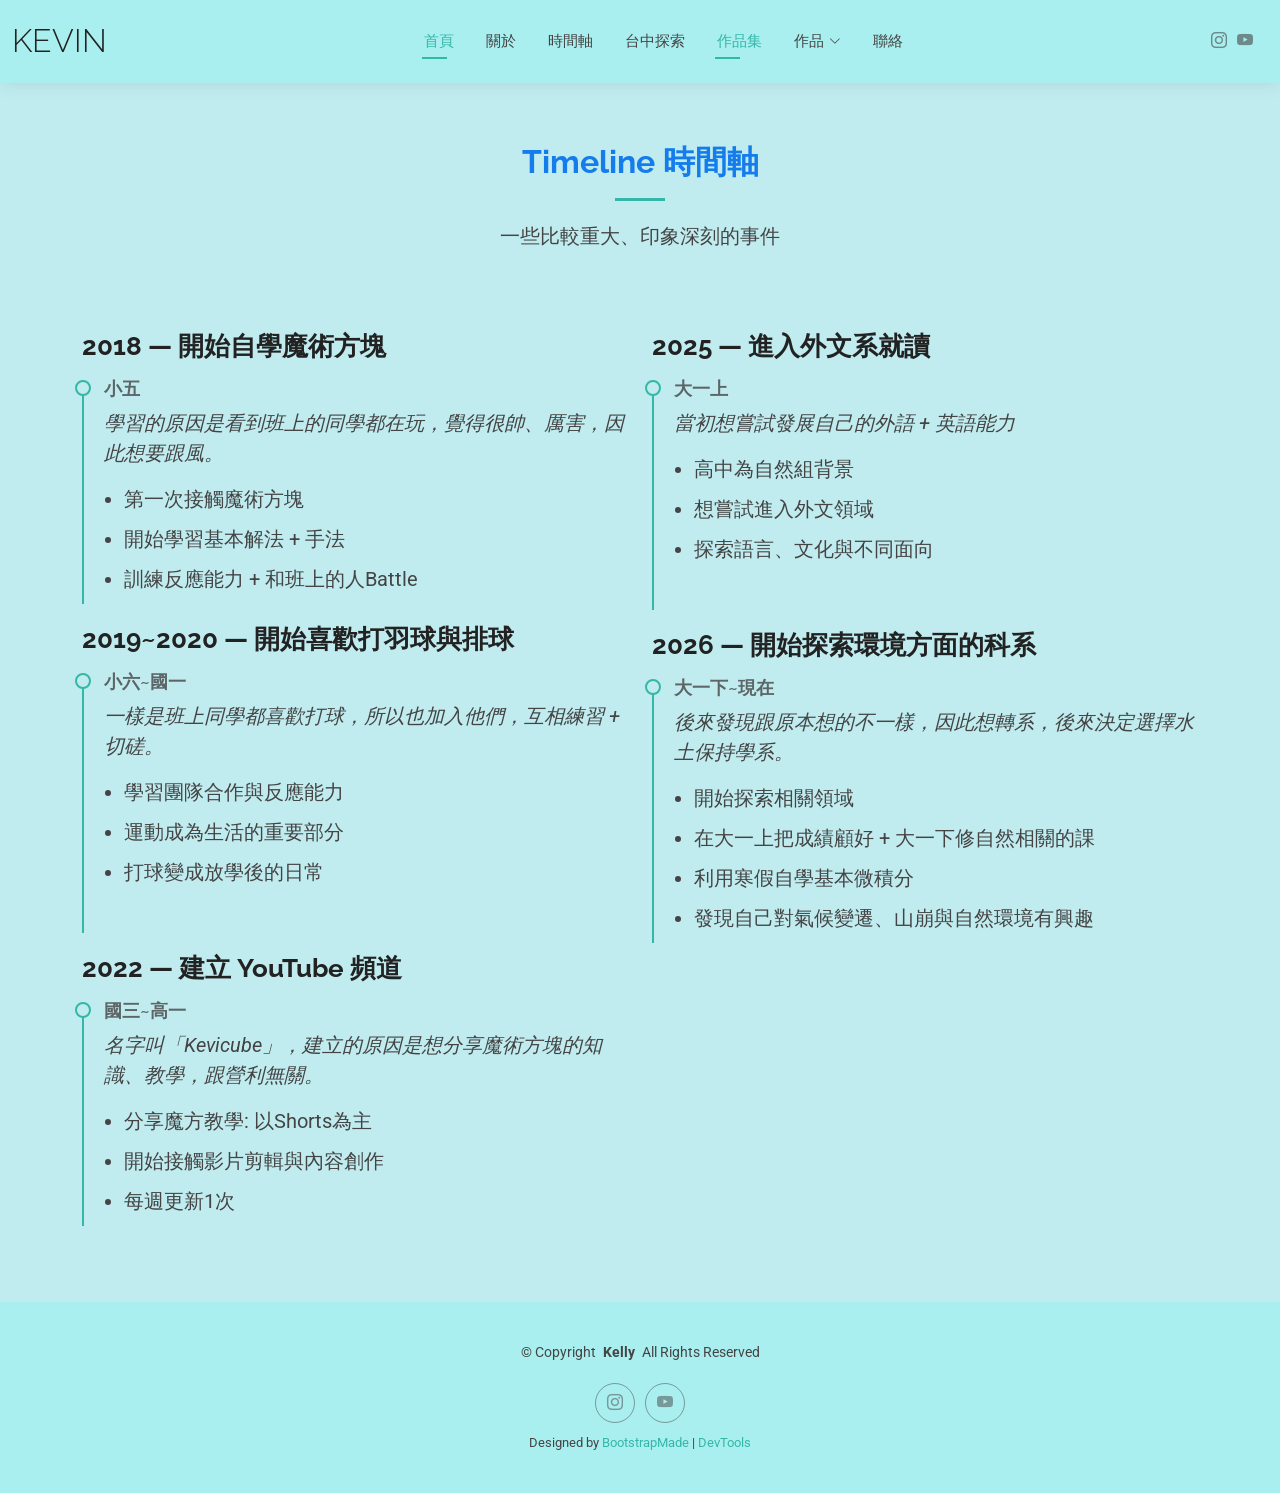
<file: resume.html>
<!DOCTYPE html>
<html lang="en">

<head>
  <meta charset="utf-8">
  <meta content="width=device-width, initial-scale=1.0" name="viewport">
  <title>Resume - Kelly Bootstrap Template</title>
  <meta name="description" content="">
  <meta name="keywords" content="">

  <!-- Favicons -->
  <link href="assets/img/favicon.png" rel="icon">
  <link href="assets/img/apple-touch-icon.png" rel="apple-touch-icon">

  <!-- Fonts -->
  <link href="https://fonts.googleapis.com" rel="preconnect">
  <link href="https://fonts.gstatic.com" rel="preconnect" crossorigin>
  <link href="https://fonts.googleapis.com/css2?family=Roboto:ital,wght@0,100;0,300;0,400;0,500;0,700;0,900;1,100;1,300;1,400;1,500;1,700;1,900&family=Poppins:ital,wght@0,100;0,200;0,300;0,400;0,500;0,600;0,700;0,800;0,900;1,100;1,200;1,300;1,400;1,500;1,600;1,700;1,800;1,900&family=Raleway:ital,wght@0,100;0,200;0,300;0,400;0,500;0,600;0,700;0,800;0,900;1,100;1,200;1,300;1,400;1,500;1,600;1,700;1,800;1,900&display=swap" rel="stylesheet">

  <!-- Vendor CSS Files -->
  <link href="assets/vendor/bootstrap/css/bootstrap.min.css" rel="stylesheet">
  <link href="assets/vendor/bootstrap-icons/bootstrap-icons.css" rel="stylesheet">
  <link href="assets/vendor/aos/aos.css" rel="stylesheet">
  <link href="assets/vendor/swiper/swiper-bundle.min.css" rel="stylesheet">
  <link href="assets/vendor/glightbox/css/glightbox.min.css" rel="stylesheet">

  <!-- Main CSS File -->
  <link href="assets/css/main.css" rel="stylesheet">

  <!-- =======================================================
  * Template Name: Kelly
  * Template URL: https://bootstrapmade.com/kelly-free-bootstrap-cv-resume-html-template/
  * Updated: Aug 07 2024 with Bootstrap v5.3.3
  * Author: BootstrapMade.com
  * License: https://bootstrapmade.com/license/
  ======================================================== -->
</head>

<body class="resume-page">

 <header id="header" class="header d-flex align-items-center light-background sticky-top">
    <div class="container-fluid position-relative d-flex align-items-center justify-content-between">

      <a href="index.html" class="logo d-flex align-items-center me-auto me-xl-0">
        <!-- Uncomment the line below if you also wish to use an image logo -->
        <!-- <img src="assets/img/logo.png" alt=""> -->
        <h1 class="sitename">Kevin
        </h1>
      </a>

      <nav id="navmenu" class="navmenu">
        <ul>
          <li><a href="index.html" class="active">首頁</a></li>
          <li><a href="about.html">關於</a></li>
          <li><a href="resume.html">時間軸</a></li>
          <li><a href="services.html">台中探索</a></li>
          <li><a href="portfolio.html" class="active">作品集</a></li>
          <li class="dropdown"><a href="#"><span>作品</span> <i class="bi bi-chevron-down toggle-dropdown"></i></a>
            <ul>
               <li><a href="#">吃飯</a></li>
              <li><a href="#">魔方速解</a></li>
              <li><a href="#">運動</a></li>
            </ul>
          </li>
          <li><a href="contact.html">聯絡</a></li>
        </ul>
        <i class="mobile-nav-toggle d-xl-none bi bi-list"></i>
      </nav>

      <div class="header-social-links">
        <a href="https://www.instagram.com/kevin_0979/" target="_blank" class="instagram"><i class="bi bi-instagram"></i></a>
        <a href="https://www.youtube.com/@Kevicube" target="_blank" class="youtube"><i class="bi bi-youtube"></i></a>
      </div>

    </div>
  </header>
  <main class="main">

    <!-- Resume Section -->
    <section id="resume" class="resume section">

      <!-- Section Title -->
      <div class="container section-title" data-aos="fade-up">
        <h2>Timeline 時間軸</h2>
        <p>一些比較重大、印象深刻的事件</p>
      </div><!-- End Section Title -->

      <div class="container">

        <div class="row">

          <div class="col-lg-6" data-aos="fade-up" data-aos-delay="100">
            <h3 class="resume-title">2018 — 開始自學魔術方塊</h3>

            <div class="resume-item pb-0">
              <h4>小五</h4>
              <p><em>學習的原因是看到班上的同學都在玩，覺得很帥、厲害，因此想要跟風。</em></p>
              <ul>
                <li>第一次接觸魔術方塊</li>
                <li>開始學習基本解法 + 手法</li>
                <li>訓練反應能力 + 和班上的人Battle</li>
              </ul>
            </div><!-- Edn Resume Item -->

            <h3 class="resume-title">2019~2020 — 開始喜歡打羽球與排球</h3>
            <div class="resume-item">
              <h4>小六~國一</h4>
              <p><em>一樣是班上同學都喜歡打球，所以也加入他們，互相練習 + 切磋。</em></p>
              <ul>
                <li>學習團隊合作與反應能力</li>
                <li>運動成為生活的重要部分</li>
                <li>打球變成放學後的日常</li>
              </ul>
            </div><!-- Edn Resume Item -->

            <h3 class="resume-title">2022 — 建立 YouTube 頻道</h3>
            <div class="resume-item">
              <h4>國三~高一</h4>
              <p><em>名字叫「Kevicube」，建立的原因是想分享魔術方塊的知識、教學，跟營利無關。</em></p>
              <ul>
                <li>分享魔方教學: 以Shorts為主</li>
                <li>開始接觸影片剪輯與內容創作</li>
                <li>每週更新1次</li>
              </ul>
            </div><!-- Edn Resume Item -->
          </div>

          <div class="col-lg-6" data-aos="fade-up" data-aos-delay="200">
            <h3 class="resume-title">2025 — 進入外文系就讀</h3>
            <div class="resume-item">
              <h4>大一上</h4>
              <p><em>當初想嘗試發展自己的外語 + 英語能力</em></p>
              <ul>
                <li>高中為自然組背景</li>
                <li>想嘗試進入外文領域</li>
                <li>探索語言、文化與不同面向</li>
              </ul>
            </div><!-- Edn Resume Item -->

            <h3 class="resume-title">2026 — 開始探索環境方面的科系</h3>
            <div class="resume-item">
              <h4>大一下~現在</h4>
              <p><em>後來發現跟原本想的不一樣，因此想轉系，後來決定選擇水土保持學系。</em></p>
              <ul>
                <li>開始探索相關領域</li>
                <li>在大一上把成績顧好 + 大一下修自然相關的課</li>
                <li>利用寒假自學基本微積分</li>
                <li>發現自己對氣候變遷、山崩與自然環境有興趣</li>
              </ul>
            </div><!-- Edn Resume Item -->

          </div>

        </div>

      </div>

    </section><!-- /Resume Section -->

  </main>

  <footer id="footer" class="footer light-background">

    <div class="container">
      <div class="copyright text-center ">
        <p>© <span>Copyright</span> <strong class="px-1 sitename">Kelly</strong> <span>All Rights Reserved<br></span></p>
      </div>
      <div class="social-links d-flex justify-content-center">
        <a href="https://www.instagram.com/kevin_0979/" target="_blank"><i class="bi bi-instagram"></i></a>
        <a href="https://www.youtube.com/@Kevicube" target="_blank"><i class="bi bi-youtube"></i></a>
      </div>
      <div class="credits">
        <!-- All the links in the footer should remain intact. -->
        <!-- You can delete the links only if you've purchased the pro version. -->
        <!-- Licensing information: https://bootstrapmade.com/license/ -->
        <!-- Purchase the pro version with working PHP/AJAX contact form: [buy-url] -->
        Designed by <a href="https://bootstrapmade.com/">BootstrapMade</a> | <a href="https://bootstrapmade.com/tools/">DevTools</a>
      </div>
    </div>

  </footer>

  <!-- Scroll Top -->
  <a href="#" id="scroll-top" class="scroll-top d-flex align-items-center justify-content-center"><i class="bi bi-arrow-up-short"></i></a>

  <!-- Preloader -->
  <div id="preloader"></div>

  <!-- Vendor JS Files -->
  <script src="assets/vendor/bootstrap/js/bootstrap.bundle.min.js"></script>
  <script src="assets/vendor/php-email-form/validate.js"></script>
  <script src="assets/vendor/aos/aos.js"></script>
  <script src="assets/vendor/waypoints/noframework.waypoints.js"></script>
  <script src="assets/vendor/purecounter/purecounter_vanilla.js"></script>
  <script src="assets/vendor/swiper/swiper-bundle.min.js"></script>
  <script src="assets/vendor/glightbox/js/glightbox.min.js"></script>
  <script src="assets/vendor/imagesloaded/imagesloaded.pkgd.min.js"></script>
  <script src="assets/vendor/isotope-layout/isotope.pkgd.min.js"></script>

  <!-- Main JS File -->
  <script src="assets/js/main.js"></script>

</body>

</html>
</file>
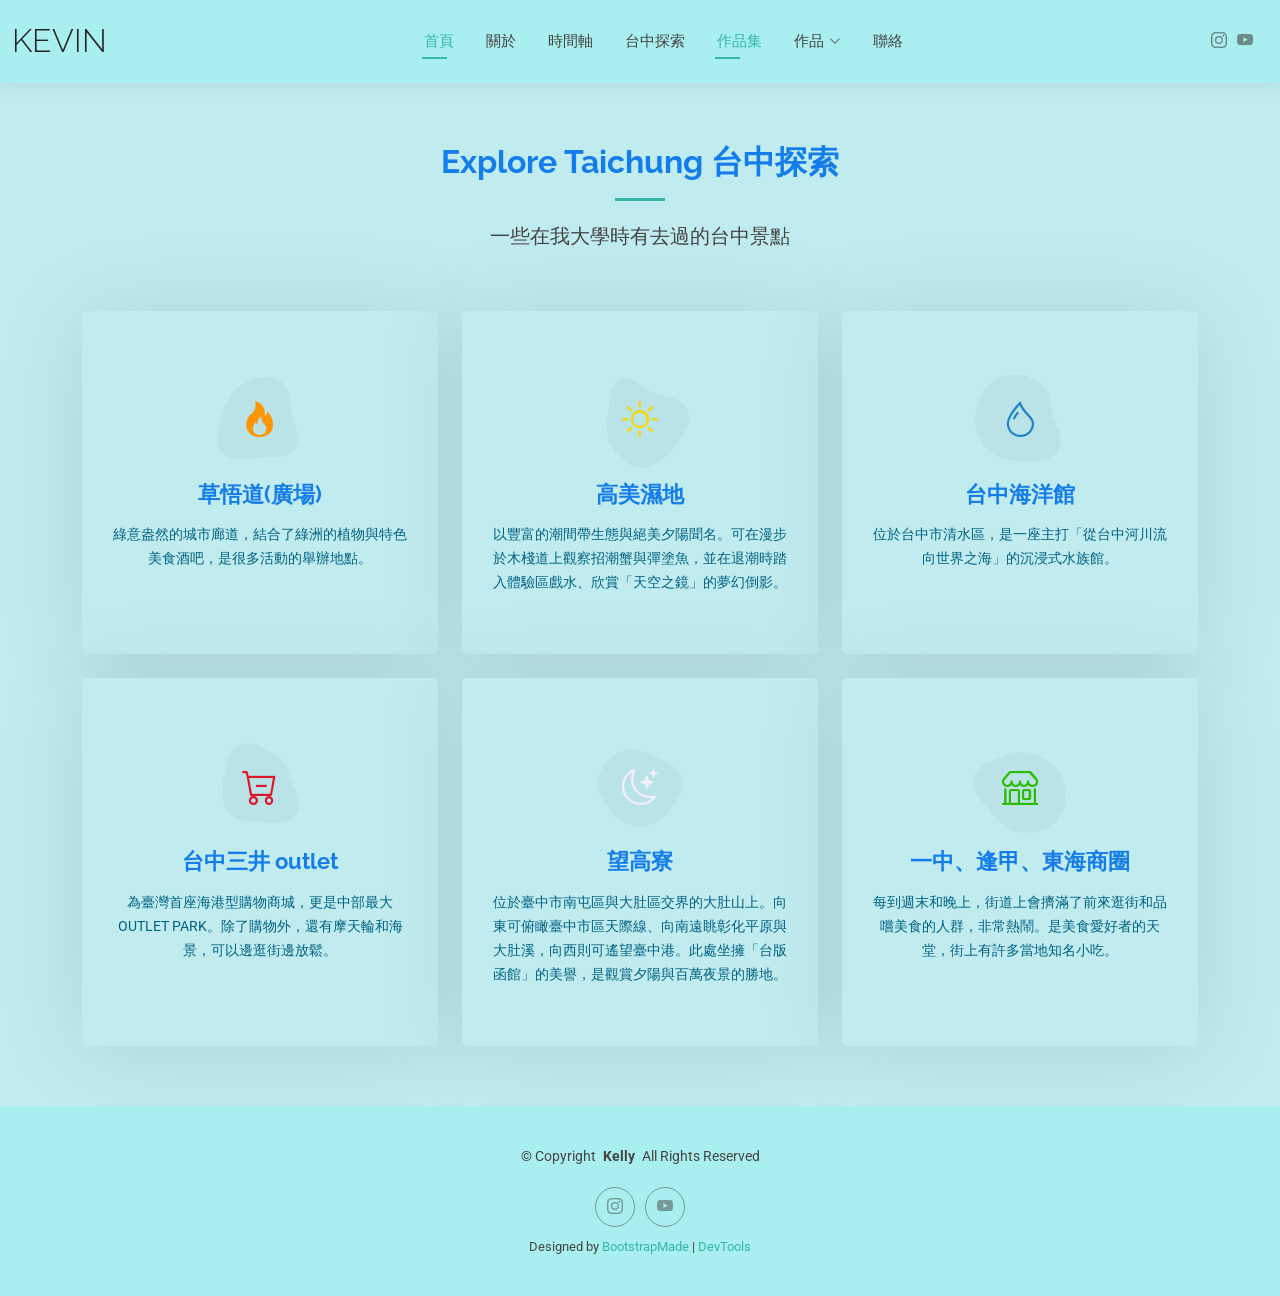
<file: services.html>
<!DOCTYPE html>
<html lang="en">

<head>
  <meta charset="utf-8">
  <meta content="width=device-width, initial-scale=1.0" name="viewport">
  <title>Services - Kelly Bootstrap Template</title>
  <meta name="description" content="">
  <meta name="keywords" content="">

  <!-- Favicons -->
  <link href="assets/img/favicon.png" rel="icon">
  <link href="assets/img/apple-touch-icon.png" rel="apple-touch-icon">

  <!-- Fonts -->
  <link href="https://fonts.googleapis.com" rel="preconnect">
  <link href="https://fonts.gstatic.com" rel="preconnect" crossorigin>
  <link href="https://fonts.googleapis.com/css2?family=Roboto:ital,wght@0,100;0,300;0,400;0,500;0,700;0,900;1,100;1,300;1,400;1,500;1,700;1,900&family=Poppins:ital,wght@0,100;0,200;0,300;0,400;0,500;0,600;0,700;0,800;0,900;1,100;1,200;1,300;1,400;1,500;1,600;1,700;1,800;1,900&family=Raleway:ital,wght@0,100;0,200;0,300;0,400;0,500;0,600;0,700;0,800;0,900;1,100;1,200;1,300;1,400;1,500;1,600;1,700;1,800;1,900&display=swap" rel="stylesheet">

  <!-- Vendor CSS Files -->
  <link href="assets/vendor/bootstrap/css/bootstrap.min.css" rel="stylesheet">
  <link href="assets/vendor/bootstrap-icons/bootstrap-icons.css" rel="stylesheet">
  <link href="assets/vendor/aos/aos.css" rel="stylesheet">
  <link href="assets/vendor/swiper/swiper-bundle.min.css" rel="stylesheet">
  <link href="assets/vendor/glightbox/css/glightbox.min.css" rel="stylesheet">

  <!-- Main CSS File -->
  <link href="assets/css/main.css" rel="stylesheet">

  <!-- =======================================================
  * Template Name: Kelly
  * Template URL: https://bootstrapmade.com/kelly-free-bootstrap-cv-resume-html-template/
  * Updated: Aug 07 2024 with Bootstrap v5.3.3
  * Author: BootstrapMade.com
  * License: https://bootstrapmade.com/license/
  ======================================================== -->
</head>

<body class="services-page">

 <header id="header" class="header d-flex align-items-center light-background sticky-top">
    <div class="container-fluid position-relative d-flex align-items-center justify-content-between">

      <a href="index.html" class="logo d-flex align-items-center me-auto me-xl-0">
        <!-- Uncomment the line below if you also wish to use an image logo -->
        <!-- <img src="assets/img/logo.png" alt=""> -->
        <h1 class="sitename">Kevin
        </h1>
      </a>

      <nav id="navmenu" class="navmenu">
        <ul>
          <li><a href="index.html" class="active">首頁</a></li>
          <li><a href="about.html">關於</a></li>
          <li><a href="resume.html">時間軸</a></li>
          <li><a href="services.html">台中探索</a></li>
          <li><a href="portfolio.html" class="active">作品集</a></li>
          <li class="dropdown"><a href="#"><span>作品</span> <i class="bi bi-chevron-down toggle-dropdown"></i></a>
            <ul>
               <li><a href="#">吃飯</a></li>
              <li><a href="#">魔方速解</a></li>
              <li><a href="#">運動</a></li>
            </ul>
          </li>
          <li><a href="contact.html">聯絡</a></li>
        </ul>
        <i class="mobile-nav-toggle d-xl-none bi bi-list"></i>
      </nav>

      <div class="header-social-links">
        <a href="https://www.instagram.com/kevin_0979/" target="_blank" class="instagram"><i class="bi bi-instagram"></i></a>
        <a href="https://www.youtube.com/@Kevicube" target="_blank" class="youtube"><i class="bi bi-youtube"></i></a>
      </div>

    </div>
  </header>
  <main class="main">

    <!-- Services Section -->
    <section id="services" class="services section">

      <!-- Section Title -->
      <div class="container section-title" data-aos="fade-up">
        <h2>Explore Taichung 台中探索</h2>
        <p>一些在我大學時有去過的台中景點</p>
      </div><!-- End Section Title -->

      <div class="container">

        <div class="row gy-4">

          <div class="col-lg-4 col-md-6" data-aos="fade-up" data-aos-delay="100">
            <div class="service-item item-cyan position-relative">
              <div class="icon">
                <svg width="100" height="100" viewBox="0 0 600 600" xmlns="http://www.w3.org/2000/svg">
                  <path stroke="none" stroke-width="0" fill="#f5f5f5" d="M300,521.0016835830174C376.1290562159157,517.8887921683347,466.0731472004068,529.7835943286574,510.70327084640275,468.03025145048787C554.3714126377745,407.6079735673963,508.03601936045806,328.9844924480964,491.2728898941984,256.3432110539036C474.5976632858925,184.082847569629,479.9380746630129,96.60480741107993,416.23090153303,58.64404602377083C348.86323505073057,18.502131276798302,261.93793281208167,40.57373210992963,193.5410806939664,78.93577620505333C130.42746243093433,114.334589627462,98.30271207620316,179.96522072025542,76.75703585869454,249.04625023123273C51.97151888228291,328.5150500222984,13.704378332031375,421.85034740162234,66.52175969318436,486.19268352777647C119.04800174914682,550.1803526380478,217.28368757567262,524.383925680826,300,521.0016835830174"></path>
                </svg>
                <i class="bi bi-fire"></i>
              </div>
              <a href="#" class="stretched-link">
                <h3>草悟道(廣場)</h3>
              </a>
              <p>綠意盎然的城市廊道，結合了綠洲的植物與特色美食酒吧，是很多活動的舉辦地點。</p>
            </div>
          </div><!-- End Service Item -->

          <div class="col-lg-4 col-md-6" data-aos="fade-up" data-aos-delay="200">
            <div class="service-item item-orange position-relative">
              <div class="icon">
                <svg width="100" height="100" viewBox="0 0 600 600" xmlns="http://www.w3.org/2000/svg">
                  <path stroke="none" stroke-width="0" fill="#f5f5f5" d="M300,582.0697525312426C382.5290701553225,586.8405444964366,449.9789794690241,525.3245884688669,502.5850820975895,461.55621195738473C556.606425686781,396.0723002908107,615.8543463187945,314.28637112970534,586.6730223649479,234.56875336149918C558.9533121215079,158.8439757836574,454.9685369536778,164.00468322053177,381.49747125262974,130.76875717737553C312.15926192815925,99.40240125094834,248.97055460311594,18.661163978235184,179.8680185752513,50.54337015887873C110.5421016452524,82.52863877960104,119.82277516462835,180.83849132639028,109.12597500060166,256.43424936330496C100.08760227029461,320.3096726198365,92.17705696193138,384.0621239912766,124.79988738764834,439.7174275375508C164.83382741302287,508.01625554203684,220.96474134820875,577.5009287672846,300,582.0697525312426"></path>
                </svg>
                <i class="bi bi-brightness-high"></i>
              </div>
              <a href="#" class="stretched-link">
                <h3>高美濕地</h3>
              </a>
              <p>以豐富的潮間帶生態與絕美夕陽聞名。可在漫步於木棧道上觀察招潮蟹與彈塗魚，並在退潮時踏入體驗區戲水、欣賞「天空之鏡」的夢幻倒影。</p>
            </div>
          </div><!-- End Service Item -->

          <div class="col-lg-4 col-md-6" data-aos="fade-up" data-aos-delay="300">
            <div class="service-item item-teal position-relative">
              <div class="icon">
                <svg width="100" height="100" viewBox="0 0 600 600" xmlns="http://www.w3.org/2000/svg">
                  <path stroke="none" stroke-width="0" fill="#f5f5f5" d="M300,541.5067337569781C382.14930387511276,545.0595476570109,479.8736841581634,548.3450877840088,526.4010558755058,480.5488172755941C571.5218469581645,414.80211281144784,517.5187510058486,332.0715597781072,496.52539010469104,255.14436215662573C477.37192572678356,184.95920475031193,473.57363656557914,105.61284051026155,413.0603344069578,65.22779650032875C343.27470386102294,18.654635553484475,251.2091493199835,5.337323636656869,175.0934190732945,40.62881213300186C97.87086631185822,76.43348514350839,51.98124368387456,156.15599469081315,36.44837278890362,239.84606092416172C21.716077023791087,319.22268207091537,43.775223500013084,401.1760424656574,96.891909868211,461.97329694683043C147.22146801428983,519.5804099606455,223.5754009179313,538.201503339737,300,541.5067337569781"></path>
                </svg>
                <i class="bi bi-droplet"></i>
              </div>
              <a href="#" class="stretched-link">
                <h3>台中海洋館</h3>
              </a>
              <p>位於台中市清水區，是一座主打「從台中河川流向世界之海」的沉浸式水族館。</p>
            </div>
          </div><!-- End Service Item -->

          <div class="col-lg-4 col-md-6" data-aos="fade-up" data-aos-delay="400">
            <div class="service-item item-red position-relative">
              <div class="icon">
                <svg width="100" height="100" viewBox="0 0 600 600" xmlns="http://www.w3.org/2000/svg">
                  <path stroke="none" stroke-width="0" fill="#f5f5f5" d="M300,503.46388370962813C374.79870501325706,506.71871716319447,464.8034551963731,527.1746412648533,510.4981551193396,467.86667711651364C555.9287308511215,408.9015244558933,512.6030010748507,327.5744911775523,490.211057578863,256.5855673507754C471.097692560561,195.9906835881958,447.69079081568157,138.11976852964426,395.19560036434837,102.3242989838813C329.3053358748298,57.3949838291264,248.02791733380457,8.279543830951368,175.87071277845988,42.242879143198664C103.41431057327972,76.34704239035025,93.79494320519305,170.9812938413882,81.28167332365135,250.07896920659033C70.17666984294237,320.27484674793965,64.84698225790005,396.69656628748305,111.28512138212992,450.4950937839243C156.20124167950087,502.5303643271138,231.32542653798444,500.4755392045468,300,503.46388370962813"></path>
                </svg>
                <i class="bi bi-cart-dash"></i>
              </div>
              <a href="#" class="stretched-link">
                <h3>台中三井 outlet</h3>
              </a>
              <p>為臺灣首座海港型購物商城，更是中部最大OUTLET PARK。除了購物外，還有摩天輪和海景，可以邊逛街邊放鬆。</p>
              <a href="#" class="stretched-link"></a>
            </div>
          </div><!-- End Service Item -->

          <div class="col-lg-4 col-md-6" data-aos="fade-up" data-aos-delay="500">
            <div class="service-item item-indigo position-relative">
              <div class="icon">
                <svg width="100" height="100" viewBox="0 0 600 600" xmlns="http://www.w3.org/2000/svg">
                  <path stroke="none" stroke-width="0" fill="#f5f5f5" d="M300,532.3542879108572C369.38199826031484,532.3153073249985,429.10787420159085,491.63046689027357,474.5244479745417,439.17860296908856C522.8885846962883,383.3225815378663,569.1668002868075,314.3205725914397,550.7432151929288,242.7694973846089C532.6665558377875,172.5657663291529,456.2379748765914,142.6223662098291,390.3689995646985,112.34683881706744C326.66090330228417,83.06452184765237,258.84405631176094,53.51806209861945,193.32584062364296,78.48882559362697C121.61183558270385,105.82097193414197,62.805066853699245,167.19869350419734,48.57481801355237,242.6138429142374C34.843463184063346,315.3850353017275,76.69343916112496,383.4422959591041,125.22947124332185,439.3748458443577C170.7312796277747,491.8107796887764,230.57421082200815,532.3932930995766,300,532.3542879108572"></path>
                </svg>
                <i class="bi bi-moon-stars"></i>
              </div>
              <a href="#" class="stretched-link">
                <h3>望高寮</h3>
              </a>
              <p>位於臺中市南屯區與大肚區交界的大肚山上。向東可俯瞰臺中市區天際線、向南遠眺彰化平原與大肚溪，向西則可遙望臺中港。此處坐擁「台版函館」的美譽，是觀賞夕陽與百萬夜景的勝地。</p>
              <a href="#" class="stretched-link"></a>
            </div>
          </div><!-- End Service Item -->

          <div class="col-lg-4 col-md-6" data-aos="fade-up" data-aos-delay="600">
            <div class="service-item item-pink position-relative">
              <div class="icon">
                <svg width="100" height="100" viewBox="0 0 600 600" xmlns="http://www.w3.org/2000/svg">
                  <path stroke="none" stroke-width="0" fill="#f5f5f5" d="M300,566.797414625762C385.7384707136149,576.1784315230908,478.7894351017131,552.8928747891023,531.9192734346935,484.94944893311C584.6109503024035,417.5663521118492,582.489472248146,322.67544863468447,553.9536738515405,242.03673114598146C529.1557734026468,171.96086150256528,465.24506316201064,127.66468636344209,395.9583748389544,100.7403814666027C334.2173773831606,76.7482773500951,269.4350130405921,84.62216499799875,207.1952322260088,107.2889140133804C132.92018162631612,134.33871894543012,41.79353780512637,160.00259165414826,22.644507872594943,236.69541883565114C3.319112789854554,314.0945973066697,72.72355303640163,379.243833228382,124.04198916343866,440.3218312028393C172.9286146004772,498.5055451809895,224.45579914871206,558.5317968840102,300,566.797414625762"></path>
                </svg>
                <i class="bi bi-shop"></i>
              </div>
              <a href="#" class="stretched-link">
                <h3>一中、逢甲、東海商圈</h3>
              </a>
              <p>每到週末和晚上，街道上會擠滿了前來逛街和品嚐美食的人群，非常熱鬧。是美食愛好者的天堂，街上有許多當地知名小吃。</p>
              <a href="#" class="stretched-link"></a>
            </div>
          </div><!-- End Service Item -->

        </div>

      </div>

    </section><!-- /Services Section -->

  </main>

  <footer id="footer" class="footer light-background">

    <div class="container">
      <div class="copyright text-center ">
        <p>© <span>Copyright</span> <strong class="px-1 sitename">Kelly</strong> <span>All Rights Reserved<br></span></p>
      </div>
      <div class="social-links d-flex justify-content-center">
        <a href="https://www.instagram.com/kevin_0979/" target="_blank"><i class="bi bi-instagram"></i></a>
        <a href="https://www.youtube.com/@Kevicube" target="_blank"><i class="bi bi-youtube"></i></a>
      </div>
      <div class="credits">
        <!-- All the links in the footer should remain intact. -->
        <!-- You can delete the links only if you've purchased the pro version. -->
        <!-- Licensing information: https://bootstrapmade.com/license/ -->
        <!-- Purchase the pro version with working PHP/AJAX contact form: [buy-url] -->
        Designed by <a href="https://bootstrapmade.com/">BootstrapMade</a> | <a href="https://bootstrapmade.com/tools/">DevTools</a>
      </div>
    </div>

  </footer>

  <!-- Scroll Top -->
  <a href="#" id="scroll-top" class="scroll-top d-flex align-items-center justify-content-center"><i class="bi bi-arrow-up-short"></i></a>

  <!-- Preloader -->
  <div id="preloader"></div>

  <!-- Vendor JS Files -->
  <script src="assets/vendor/bootstrap/js/bootstrap.bundle.min.js"></script>
  <script src="assets/vendor/php-email-form/validate.js"></script>
  <script src="assets/vendor/aos/aos.js"></script>
  <script src="assets/vendor/waypoints/noframework.waypoints.js"></script>
  <script src="assets/vendor/purecounter/purecounter_vanilla.js"></script>
  <script src="assets/vendor/swiper/swiper-bundle.min.js"></script>
  <script src="assets/vendor/glightbox/js/glightbox.min.js"></script>
  <script src="assets/vendor/imagesloaded/imagesloaded.pkgd.min.js"></script>
  <script src="assets/vendor/isotope-layout/isotope.pkgd.min.js"></script>

  <!-- Main JS File -->
  <script src="assets/js/main.js"></script>

</body>

</html>
</file>
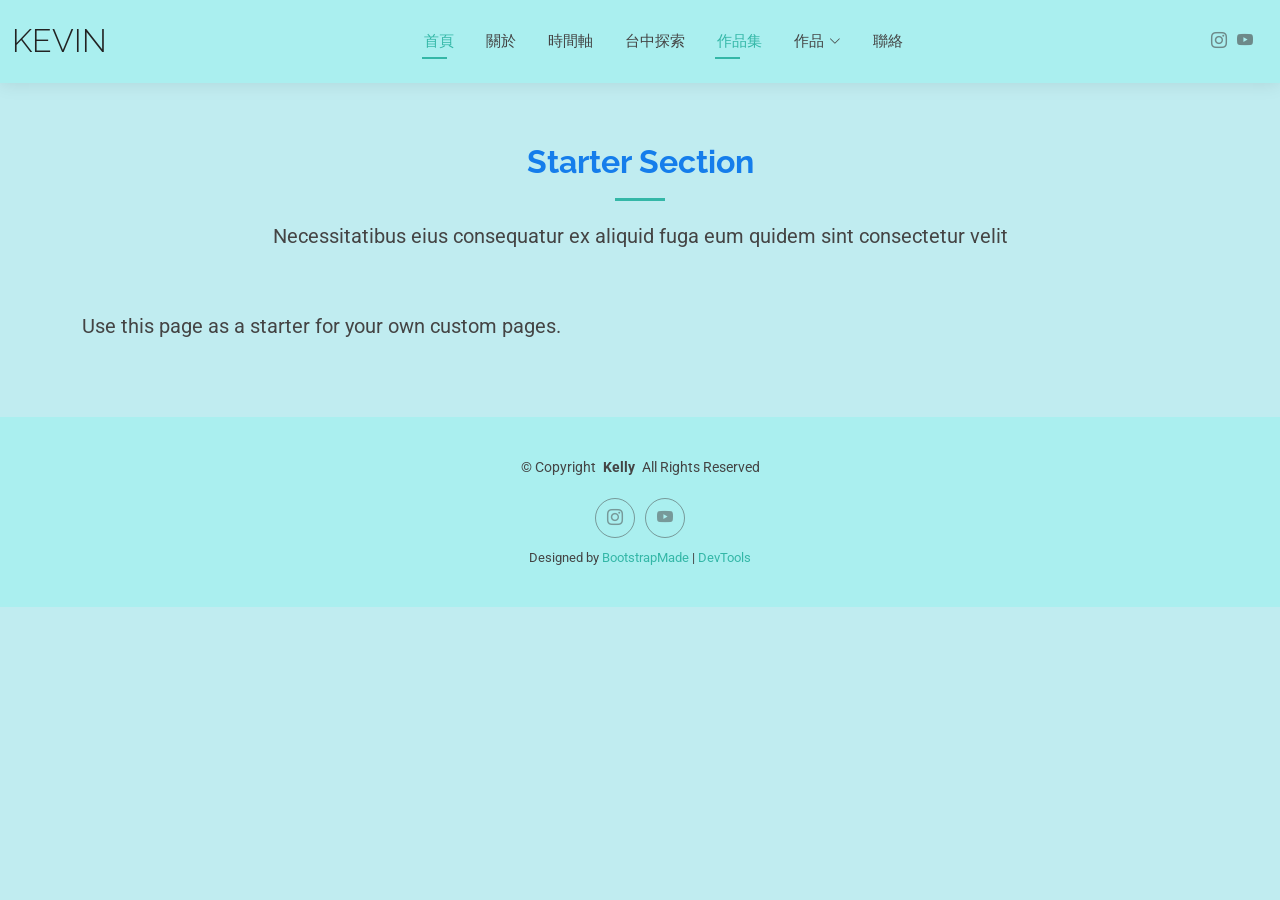
<file: starter-page.html>
<!DOCTYPE html>
<html lang="en">

<head>
  <meta charset="utf-8">
  <meta content="width=device-width, initial-scale=1.0" name="viewport">
  <title>Starter Page - Kelly Bootstrap Template</title>
  <meta name="description" content="">
  <meta name="keywords" content="">

  <!-- Favicons -->
  <link href="assets/img/favicon.png" rel="icon">
  <link href="assets/img/apple-touch-icon.png" rel="apple-touch-icon">

  <!-- Fonts -->
  <link href="https://fonts.googleapis.com" rel="preconnect">
  <link href="https://fonts.gstatic.com" rel="preconnect" crossorigin>
  <link href="https://fonts.googleapis.com/css2?family=Roboto:ital,wght@0,100;0,300;0,400;0,500;0,700;0,900;1,100;1,300;1,400;1,500;1,700;1,900&family=Poppins:ital,wght@0,100;0,200;0,300;0,400;0,500;0,600;0,700;0,800;0,900;1,100;1,200;1,300;1,400;1,500;1,600;1,700;1,800;1,900&family=Raleway:ital,wght@0,100;0,200;0,300;0,400;0,500;0,600;0,700;0,800;0,900;1,100;1,200;1,300;1,400;1,500;1,600;1,700;1,800;1,900&display=swap" rel="stylesheet">

  <!-- Vendor CSS Files -->
  <link href="assets/vendor/bootstrap/css/bootstrap.min.css" rel="stylesheet">
  <link href="assets/vendor/bootstrap-icons/bootstrap-icons.css" rel="stylesheet">
  <link href="assets/vendor/aos/aos.css" rel="stylesheet">
  <link href="assets/vendor/swiper/swiper-bundle.min.css" rel="stylesheet">
  <link href="assets/vendor/glightbox/css/glightbox.min.css" rel="stylesheet">

  <!-- Main CSS File -->
  <link href="assets/css/main.css" rel="stylesheet">

  <!-- =======================================================
  * Template Name: Kelly
  * Template URL: https://bootstrapmade.com/kelly-free-bootstrap-cv-resume-html-template/
  * Updated: Aug 07 2024 with Bootstrap v5.3.3
  * Author: BootstrapMade.com
  * License: https://bootstrapmade.com/license/
  ======================================================== -->
</head>

<body class="starter-page-page">

 <header id="header" class="header d-flex align-items-center light-background sticky-top">
    <div class="container-fluid position-relative d-flex align-items-center justify-content-between">

      <a href="index.html" class="logo d-flex align-items-center me-auto me-xl-0">
        <!-- Uncomment the line below if you also wish to use an image logo -->
        <!-- <img src="assets/img/logo.png" alt=""> -->
        <h1 class="sitename">Kevin
        </h1>
      </a>

      <nav id="navmenu" class="navmenu">
        <ul>
          <li><a href="index.html" class="active">首頁</a></li>
          <li><a href="about.html">關於</a></li>
          <li><a href="resume.html">時間軸</a></li>
          <li><a href="services.html">台中探索</a></li>
          <li><a href="portfolio.html" class="active">作品集</a></li>
          <li class="dropdown"><a href="#"><span>作品</span> <i class="bi bi-chevron-down toggle-dropdown"></i></a>
            <ul>
               <li><a href="#">吃飯</a></li>
              <li><a href="#">魔方速解</a></li>
              <li><a href="#">運動</a></li>
            </ul>
          </li>
          <li><a href="contact.html">聯絡</a></li>
        </ul>
        <i class="mobile-nav-toggle d-xl-none bi bi-list"></i>
      </nav>

      <div class="header-social-links">
        <a href="https://www.instagram.com/kevin_0979/" target="_blank" class="instagram"><i class="bi bi-instagram"></i></a>
        <a href="https://www.youtube.com/@Kevicube" target="_blank" class="youtube"><i class="bi bi-youtube"></i></a>
      </div>

    </div>
  </header>
  <main class="main">

    <!-- Starter Section Section -->
    <section id="starter-section" class="starter-section section">

      <!-- Section Title -->
      <div class="container section-title" data-aos="fade-up">
        <h2>Starter Section</h2>
        <p>Necessitatibus eius consequatur ex aliquid fuga eum quidem sint consectetur velit</p>
      </div><!-- End Section Title -->

      <div class="container" data-aos="fade-up">
        <p>Use this page as a starter for your own custom pages.</p>
      </div>

    </section><!-- /Starter Section Section -->

  </main>

  <footer id="footer" class="footer light-background">

    <div class="container">
      <div class="copyright text-center ">
        <p>© <span>Copyright</span> <strong class="px-1 sitename">Kelly</strong> <span>All Rights Reserved<br></span></p>
      </div>
      <div class="social-links d-flex justify-content-center">
        <a href="https://www.instagram.com/kevin_0979/" target="_blank"><i class="bi bi-instagram"></i></a>
        <a href="https://www.youtube.com/@Kevicube" target="_blank"><i class="bi bi-youtube"></i></a>
      </div>
      <div class="credits">
        <!-- All the links in the footer should remain intact. -->
        <!-- You can delete the links only if you've purchased the pro version. -->
        <!-- Licensing information: https://bootstrapmade.com/license/ -->
        <!-- Purchase the pro version with working PHP/AJAX contact form: [buy-url] -->
        Designed by <a href="https://bootstrapmade.com/">BootstrapMade</a> | <a href="https://bootstrapmade.com/tools/">DevTools</a>
      </div>
    </div>

  </footer>

  <!-- Scroll Top -->
  <a href="#" id="scroll-top" class="scroll-top d-flex align-items-center justify-content-center"><i class="bi bi-arrow-up-short"></i></a>

  <!-- Preloader -->
  <div id="preloader"></div>

  <!-- Vendor JS Files -->
  <script src="assets/vendor/bootstrap/js/bootstrap.bundle.min.js"></script>
  <script src="assets/vendor/php-email-form/validate.js"></script>
  <script src="assets/vendor/aos/aos.js"></script>
  <script src="assets/vendor/waypoints/noframework.waypoints.js"></script>
  <script src="assets/vendor/purecounter/purecounter_vanilla.js"></script>
  <script src="assets/vendor/swiper/swiper-bundle.min.js"></script>
  <script src="assets/vendor/glightbox/js/glightbox.min.js"></script>
  <script src="assets/vendor/imagesloaded/imagesloaded.pkgd.min.js"></script>
  <script src="assets/vendor/isotope-layout/isotope.pkgd.min.js"></script>

  <!-- Main JS File -->
  <script src="assets/js/main.js"></script>

</body>

</html>
</file>
<file: assets/css/main.css>
/**
* Template Name: Kelly
* Template URL: https://bootstrapmade.com/kelly-free-bootstrap-cv-resume-html-template/
* Updated: Aug 07 2024 with Bootstrap v5.3.3
* Author: BootstrapMade.com
* License: https://bootstrapmade.com/license/
*/

/*--------------------------------------------------------------
# Font & Color Variables
# Help: https://bootstrapmade.com/color-system/
--------------------------------------------------------------*/
/* Fonts */
:root {
  --default-font: "Roboto",  system-ui, -apple-system, "Segoe UI", Roboto, "Helvetica Neue", Arial, "Noto Sans", "Liberation Sans", sans-serif, "Apple Color Emoji", "Segoe UI Emoji", "Segoe UI Symbol", "Noto Color Emoji";
  --heading-font: "Raleway",  sans-serif;
  --nav-font: "Poppins",  sans-serif;
}

/* Global Colors - The following color variables are used throughout the website. Updating them here will change the color scheme of the entire website */
:root { 
  --background-color: #c0ecf0; /* Background color for the entire website, including individual sections */
  --default-color: #444444; /* Default color used for the majority of the text content across the entire website */
  --heading-color: #222222; /* Color for headings, subheadings and title throughout the website */
  --accent-color: #34b7a7; /* Accent color that represents your brand on the website. It's used for buttons, links, and other elements that need to stand out */
  --surface-color: #c0ecf0; /* The surface color is used as a background of boxed elements within sections, such as cards, icon boxes, or other elements that require a visual separation from the global background. */
  --contrast-color: #c0ecf0; /* Contrast color for text, ensuring readability against backgrounds of accent, heading, or default colors. */
}

/* Nav Menu Colors - The following color variables are used specifically for the navigation menu. They are separate from the global colors to allow for more customization options */
:root {
  --nav-color: #444444;  /* The default color of the main navmenu links */
  --nav-hover-color: #34b7a7; /* Applied to main navmenu links when they are hovered over or active */
  --nav-mobile-background-color: #c0ecf0; /* Used as the background color for mobile navigation menu */
  --nav-dropdown-background-color: #c0ecf0; /* Used as the background color for dropdown items that appear when hovering over primary navigation items */
  --nav-dropdown-color: #444444; /* Used for navigation links of the dropdown items in the navigation menu. */
  --nav-dropdown-hover-color: #34b7a7; /* Similar to --nav-hover-color, this color is applied to dropdown navigation links when they are hovered over. */
}

/* Color Presets - These classes override global colors when applied to any section or element, providing reuse of the sam color scheme. */

.light-background {
  --background-color: #aaefef;
  --surface-color: #c0ecf0;
}

.dark-background {
  --background-color: #060606;
  --default-color: #c0ecf0;
  --heading-color: #c0ecf0;
  --surface-color: #252525;
  --contrast-color: #c0ecf0;
}

/* Smooth scroll */
:root {
  scroll-behavior: smooth;
}

/*--------------------------------------------------------------
# General Styling & Shared Classes
--------------------------------------------------------------*/
body {
  color: var(--default-color);
  background-color: var(--background-color);
  font-family: var(--default-font);
}

a {
  color: var(--accent-color);
  text-decoration: none;
  transition: 0.3s;
}

a:hover {
  color: color-mix(in srgb, var(--accent-color), transparent 25%);
  text-decoration: none;
}

h1,
h2,
h3,
h4,
h5,
h6 {
  color: #157deb ;
    font-family: var(--heading-font);
}

/* PHP Email Form Messages
------------------------------*/
.php-email-form .error-message {
  display: none !important;
  visibility: hidden !important; /* 隱藏元素 */
  opacity: 0 !important;          /* 變成完全透明 */
  height: 0 !important;           /* 高度歸零 */
  padding: 0 !important;          /* 內邊距歸零（消滅紅色大區塊） */
  margin: 0 !important;           /* 外邊距歸零 */
  border: none !important;        /* 拔掉任何邊框 */
  font-size: 0 !important;        /* 字體縮小到不見 */
}

.php-email-form .error-message {display: none !important;
  visibility: hidden !important; /* 隱藏元素 */
  opacity: 0 !important;          /* 變成完全透明 */
  height: 0 !important;           /* 高度歸零 */
  padding: 0 !important;          /* 內邊距歸零（消滅紅色大區塊） */
  margin: 0 !important;           /* 外邊距歸零 */
  border: none !important;        /* 拔掉任何邊框 */
  font-size: 0 !important;        /* 字體縮小到不見 */
}

.php-email-form .loading {
  display: none;
  background: var(--surface-color);
  text-align: center;
  padding: 15px;
  margin-bottom: 24px;
}

.php-email-form .loading:before {
  content: "";
  display: inline-block;
  border-radius: 50%;
  width: 24px;
  height: 24px;
  margin: 0 10px -6px 0;
  border: 3px solid var(--accent-color);
  border-top-color: var(--surface-color);
  animation: php-email-form-loading 1s linear infinite;
}

@keyframes php-email-form-loading {
  0% {
    transform: rotate(0deg);
  }

  100% {
    transform: rotate(360deg);
  }
}

/*--------------------------------------------------------------
# Global Header
--------------------------------------------------------------*/
.header {
  color: var(--default-color);
  background-color: var(--background-color);
  padding: 15px 0;
  transition: all 0.5s;
  z-index: 997;
  box-shadow: 0px 0 18px rgba(0, 0, 0, 0.1);
}

.header .logo {
  line-height: 1;
}

.header .logo img {
  max-height: 36px;
  margin-right: 8px;
}

.header .logo h1 {
  font-size: 32px;
  margin: 0;
  font-weight: 300;
  text-transform: uppercase;
  color: var(--heading-color);
}

.header .header-social-links {
  padding-right: 15px;
}

.header .header-social-links a {
  color: color-mix(in srgb, var(--default-color), transparent 40%);
  padding-left: 6px;
  display: inline-block;
  transition: 0.3s;
  font-size: 16px;
}

.header .header-social-links a:hover {
  color: var(--accent-color);
}

.header .header-social-links a i {
  line-height: 0px;
}

@media (max-width: 1200px) {
  .header .logo {
    order: 1;
  }

  .header .header-social-links {
    order: 2;
  }

  .header .navmenu {
    order: 3;
  }
}

/*--------------------------------------------------------------
# Navigation Menu
--------------------------------------------------------------*/
/* Desktop Navigation */
@media (min-width: 1200px) {
  .navmenu {
    padding: 0;
  }

  .navmenu ul {
    margin: 0;
    padding: 0;
    display: flex;
    list-style: none;
    align-items: center;
  }

  .navmenu li {
    position: relative;
  }

  .navmenu>ul>li {
    white-space: nowrap;
    padding: 15px 14px;
  }

  .navmenu>ul>li:last-child {
    padding-right: 0;
  }

  .navmenu a,
  .navmenu a:focus {
    color: var(--nav-color);
    font-size: 15px;
    padding: 0 2px;
    font-family: var(--nav-font);
    font-weight: 400;
    display: flex;
    align-items: center;
    justify-content: space-between;
    white-space: nowrap;
    transition: 0.3s;
    position: relative;
  }

  .navmenu a i,
  .navmenu a:focus i {
    font-size: 12px;
    line-height: 0;
    margin-left: 5px;
    transition: 0.3s;
  }

  .navmenu>ul>li>a:before {
    content: "";
    position: absolute;
    height: 2px;
    bottom: -6px;
    left: 0;
    background-color: var(--nav-hover-color);
    visibility: hidden;
    width: 0px;
    transition: all 0.3s ease-in-out 0s;
  }

  .navmenu a:hover:before,
  .navmenu li:hover>a:before,
  .navmenu .active:before {
    visibility: visible;
    width: 25px;
  }

  .navmenu li:hover>a,
  .navmenu .active,
  .navmenu .active:focus {
    color: var(--nav-hover-color);
  }

  .navmenu .dropdown ul {
    margin: 0;
    padding: 10px 0;
    background: var(--nav-dropdown-background-color);
    display: block;
    position: absolute;
    visibility: hidden;
    left: 14px;
    top: 130%;
    opacity: 0;
    transition: 0.3s;
    border-radius: 4px;
    z-index: 99;
    box-shadow: 0px 0px 30px rgba(0, 0, 0, 0.1);
  }

  .navmenu .dropdown ul li {
    min-width: 200px;
  }

  .navmenu .dropdown ul a {
    padding: 10px 20px;
    font-size: 15px;
    text-transform: none;
    color: var(--nav-dropdown-color);
  }

  .navmenu .dropdown ul a i {
    font-size: 12px;
  }

  .navmenu .dropdown ul a:hover,
  .navmenu .dropdown ul .active:hover,
  .navmenu .dropdown ul li:hover>a {
    color: var(--nav-dropdown-hover-color);
  }

  .navmenu .dropdown:hover>ul {
    opacity: 1;
    top: 100%;
    visibility: visible;
  }

  .navmenu .dropdown .dropdown ul {
    top: 0;
    left: -90%;
    visibility: hidden;
  }

  .navmenu .dropdown .dropdown:hover>ul {
    opacity: 1;
    top: 0;
    left: -100%;
    visibility: visible;
  }
}

/* Mobile Navigation */
@media (max-width: 1199px) {
  .mobile-nav-toggle {
    color: var(--nav-color);
    font-size: 28px;
    line-height: 0;
    margin-right: 10px;
    cursor: pointer;
    transition: color 0.3s;
  }

  .navmenu {
    padding: 0;
    z-index: 9997;
  }

  .navmenu ul {
    display: none;
    list-style: none;
    position: absolute;
    inset: 60px 20px 20px 20px;
    padding: 10px 0;
    margin: 0;
    border-radius: 6px;
    background-color: var(--nav-mobile-background-color);
    border: 1px solid color-mix(in srgb, var(--default-color), transparent 90%);
    box-shadow: none;
    overflow-y: auto;
    transition: 0.3s;
    z-index: 9998;
  }

  .navmenu a,
  .navmenu a:focus {
    color: var(--nav-dropdown-color);
    padding: 10px 20px;
    font-family: var(--nav-font);
    font-size: 17px;
    font-weight: 500;
    display: flex;
    align-items: center;
    justify-content: space-between;
    white-space: nowrap;
    transition: 0.3s;
  }

  .navmenu a i,
  .navmenu a:focus i {
    font-size: 12px;
    line-height: 0;
    margin-left: 5px;
    width: 30px;
    height: 30px;
    display: flex;
    align-items: center;
    justify-content: center;
    border-radius: 50%;
    transition: 0.3s;
    background-color: color-mix(in srgb, var(--accent-color), transparent 90%);
  }

  .navmenu a i:hover,
  .navmenu a:focus i:hover {
    background-color: var(--accent-color);
    color: var(--contrast-color);
  }

  .navmenu a:hover,
  .navmenu .active,
  .navmenu .active:focus {
    color: var(--nav-dropdown-hover-color);
  }

  .navmenu .active i,
  .navmenu .active:focus i {
    background-color: var(--accent-color);
    color: var(--contrast-color);
    transform: rotate(180deg);
  }

  .navmenu .dropdown ul {
    position: static;
    display: none;
    z-index: 99;
    padding: 10px 0;
    margin: 10px 20px;
    background-color: var(--nav-dropdown-background-color);
    transition: all 0.5s ease-in-out;
  }

  .navmenu .dropdown ul ul {
    background-color: rgba(33, 37, 41, 0.1);
  }

  .navmenu .dropdown>.dropdown-active {
    display: block;
    background-color: rgba(33, 37, 41, 0.03);
  }

  .mobile-nav-active {
    overflow: hidden;
  }

  .mobile-nav-active .mobile-nav-toggle {
    color: #fff;
    position: absolute;
    font-size: 32px;
    top: 15px;
    right: 15px;
    margin-right: 0;
    z-index: 9999;
  }

  .mobile-nav-active .navmenu {
    position: fixed;
    overflow: hidden;
    inset: 0;
    background: rgba(33, 37, 41, 0.8);
    transition: 0.3s;
  }

  .mobile-nav-active .navmenu>ul {
    display: block;
  }
}

/*--------------------------------------------------------------
# Global Footer
--------------------------------------------------------------*/
.footer {
  color: var(--default-color);
  background-color: var(--background-color);
  font-size: 14px;
  padding: 40px 0;
  position: relative;
}

.footer .copyright p {
  margin-bottom: 0;
}

.footer .social-links {
  margin-top: 20px;
}

.footer .social-links a {
  display: flex;
  align-items: center;
  justify-content: center;
  width: 40px;
  height: 40px;
  border-radius: 50%;
  border: 1px solid color-mix(in srgb, var(--default-color), transparent 50%);
  font-size: 16px;
  color: color-mix(in srgb, var(--default-color), transparent 50%);
  margin: 0 5px;
  transition: 0.3s;
}

.footer .social-links a:hover {
  color: var(--accent-color);
  border-color: var(--accent-color);
}

.footer .credits {
  margin-top: 10px;
  font-size: 13px;
  text-align: center;
}

/*--------------------------------------------------------------
# Preloader
--------------------------------------------------------------*/
#preloader {
  position: fixed;
  inset: 0;
  z-index: 9999;
  overflow: hidden;
  background-color: var(--background-color);
  transition: all 0.6s ease-out;
  width: 100%;
  height: 100vh;
}

#preloader:before,
#preloader:after {
  content: "";
  position: absolute;
  border: 4px solid var(--accent-color);
  border-radius: 50%;
  animation: animate-preloader 2s cubic-bezier(0, 0.2, 0.8, 1) infinite;
}

#preloader:after {
  animation-delay: -0.5s;
}

@keyframes animate-preloader {
  0% {
    width: 10px;
    height: 10px;
    top: calc(50% - 5px);
    left: calc(50% - 5px);
    opacity: 1;
  }

  100% {
    width: 72px;
    height: 72px;
    top: calc(50% - 36px);
    left: calc(50% - 36px);
    opacity: 0;
  }
}

/*--------------------------------------------------------------
# Scroll Top Button
--------------------------------------------------------------*/
.scroll-top {
  position: fixed;
  visibility: hidden;
  opacity: 0;
  right: 15px;
  bottom: -15px;
  z-index: 99999;
  background-color: var(--accent-color);
  width: 44px;
  height: 44px;
  border-radius: 50px;
  transition: all 0.4s;
}

.scroll-top i {
  font-size: 24px;
  color: var(--contrast-color);
  line-height: 0;
}

.scroll-top:hover {
  background-color: color-mix(in srgb, var(--accent-color), transparent 20%);
  color: var(--contrast-color);
}

.scroll-top.active {
  visibility: visible;
  opacity: 1;
  bottom: 15px;
}

/*--------------------------------------------------------------
# Disable aos animation delay on mobile devices
--------------------------------------------------------------*/
@media screen and (max-width: 768px) {
  [data-aos-delay] {
    transition-delay: 0 !important;
  }
}

/*--------------------------------------------------------------
# Global Page Titles & Breadcrumbs
--------------------------------------------------------------*/
.page-title {
  color: var(--default-color);
  background-color: var(--background-color);
  padding: 25px 0;
  position: relative;
  border-bottom: 1px solid color-mix(in srgb, var(--default-color), transparent 85%);
}

.page-title h1 {
  font-size: 24px;
  font-weight: 400;
}

.page-title .breadcrumbs ol {
  display: flex;
  flex-wrap: wrap;
  list-style: none;
  padding: 0;
  margin: 0;
  font-size: 14px;
  font-weight: 400;
}

.page-title .breadcrumbs ol li+li {
  padding-left: 10px;
}

.page-title .breadcrumbs ol li+li::before {
  content: "/";
  display: inline-block;
  padding-right: 10px;
  color: color-mix(in srgb, var(--default-color), transparent 70%);
}

/*--------------------------------------------------------------
# Global Sections
--------------------------------------------------------------*/
section,
.section {
  color: var(--default-color);
  background-color: var(--background-color);
  padding: 60px 0;
  scroll-margin-top: 100px;
  font-size: 20px;
  overflow: clip;
}

@media (max-width: 1199px) {

  section,
  .section {
    scroll-margin-top: 66px;
  }
}

/*--------------------------------------------------------------
# Global Section Titles
--------------------------------------------------------------*/
.section-title {
  text-align: center;
  padding-bottom: 60px;
  position: relative;
}

.section-title h2 {
  font-size: 32px;
  font-weight: 700;
  margin-bottom: 20px;
  padding-bottom: 20px;
  position: relative;
}

.section-title h2:after {
  content: "";
  position: absolute;
  display: block;
  width: 50px;
  height: 3px;
  background: var(--accent-color);
  left: 0;
  right: 0;
  bottom: 0;
  margin: auto;
}

.section-title p {
  margin-bottom: 0;
  font-size: 20px;
}

/*--------------------------------------------------------------
# Hero Section
--------------------------------------------------------------*/
.hero {
  width: 100%;
  min-height: calc(100vh - 82px);
  position: relative;
  padding: 80px 0;
  display: flex;
  align-items: center;
  justify-content: center;
}

@media (max-width: 1200px) {
  .hero {
    min-height: calc(100vh - 68px);
  }
}

.hero img {
  position: absolute;
  inset: 0;
  display: block;
  width: 100%;
  height: 100%;
  object-fit: cover;
  z-index: 1;
}

.hero .container {
  position: relative;
  z-index: 3;
}

.hero h2 {
  margin: 0;
  font-size: 60px;
  font-weight: 700;
}

.hero p {
  margin: 10px 0 0 0;
  font-size: 32px;
  color:#6285c5;
}

.hero .btn-get-started {
  color: var(--contrast-color);
  background: var(--accent-color);
  font-family: var(--heading-font);
  text-transform: uppercase;
  font-weight: 600;
  font-size: 12px;
  letter-spacing: 1px;
  display: inline-block;
  padding: 12px 40px;
  border-radius: 50px;
  transition: 0.5s;
  margin-top: 30px;
}

.hero .btn-get-started:hover {
  background: color-mix(in srgb, var(--accent-color) 90%, white 20%);
}

@media (max-width: 768px) {
  .hero h2 {
    font-size: 32px;
  }

  .hero p {
    font-size: 18px;
  }
}

/*--------------------------------------------------------------
# About Section
--------------------------------------------------------------*/
.about .content h2 {
  font-weight: 700;
  font-size: 30px;
}

.about .content ul {
  list-style: none;
  padding: 0;
}

.about .content ul li {
  margin-bottom: 20px;
  display: flex;
  align-items: center;
}

.about .content ul strong {
  margin-right: 10px;
}

.about .content ul i {
  font-size: 16px;
  margin-right: 5px;
  color: var(--accent-color);
  line-height: 0;
}

/*--------------------------------------------------------------
# Skills Section
--------------------------------------------------------------*/
.skills .progress {
  height: 60px;
  display: block;
  background: none;
  border-radius: 0;
}

.skills .progress .skill {
  color: var(--heading-color);
  padding: 0;
  margin: 0 0 6px 0;
  text-transform: uppercase;
  display: block;
  font-weight: 600;
  font-size: 20px;
  font-family: var(--heading-font);
}

.skills .progress .skill .val {
  float: right;
  font-style: normal;
}

.skills .progress-bar-wrap {
  background: color-mix(in srgb, var(--default-color), transparent 90%);
  height: 10px;
}

.skills .progress-bar {
  width: 1px;
  height: 10px;
  transition: 0.9s;
  background-color: var(--accent-color);
}

/*--------------------------------------------------------------
# Stats Section
--------------------------------------------------------------*/
.stats .stats-item {
  padding: 30px;
  width: 100%;
}

.stats .stats-item span {
  color: var(--heading-color);
  font-size: 48px;
  display: block;
  font-weight: 700;
  margin-bottom: 20px;
  padding-bottom: 20px;
  position: relative;
}

.stats .stats-item span:after {
  content: "";
  position: absolute;
  display: block;
  width: 25px;
  height: 3px;
  background: var(--accent-color);
  left: 0;
  right: 0;
  bottom: 0;
  margin: auto;
}

.stats .stats-item p {
  color: color-mix(in srgb, var(--default-color), transparent 40%);
  padding: 0;
  margin: 0;
  font-family: var(--heading-font);
  font-weight: 500;
}

/*--------------------------------------------------------------
# Testimonials Section
--------------------------------------------------------------*/
.testimonials .section-header {
  margin-bottom: 40px;
}

.testimonials .testimonials-carousel,
.testimonials .testimonials-slider {
  overflow: hidden;
}

.testimonials .testimonial-item {
  text-align: center;
}

.testimonials .testimonial-item .testimonial-img {
  width: 120px;
  border-radius: 50%;
  border: 4px solid var(--background-color);
  margin: 0 auto;
}

.testimonials .testimonial-item h3 {
  font-size: 20px;
  font-weight: bold;
  margin: 10px 0 5px 0;
}

.testimonials .testimonial-item h4 {
  font-size: 14px;
  color: color-mix(in srgb, var(--default-color), transparent 40%);
  margin: 0 0 15px 0;
}

.testimonials .testimonial-item .stars {
  margin-bottom: 15px;
}

.testimonials .testimonial-item .stars i {
  color: #ffc107;
  margin: 0 1px;
}

.testimonials .testimonial-item .quote-icon-left,
.testimonials .testimonial-item .quote-icon-right {
  color: color-mix(in srgb, var(--accent-color), transparent 50%);
  font-size: 26px;
  line-height: 0;
}

.testimonials .testimonial-item .quote-icon-left {
  display: inline-block;
  left: -5px;
  position: relative;
}

.testimonials .testimonial-item .quote-icon-right {
  display: inline-block;
  right: -5px;
  position: relative;
  top: 10px;
  transform: scale(-1, -1);
}

.testimonials .testimonial-item p {
  font-style: italic;
  margin: 0 auto 15px auto;
}

.testimonials .swiper-wrapper {
  height: auto;
}

.testimonials .swiper-pagination {
  margin-top: 20px;
  position: relative;
}

.testimonials .swiper-pagination .swiper-pagination-bullet {
  width: 12px;
  height: 12px;
  opacity: 1;
  background-color: color-mix(in srgb, var(--default-color), transparent 85%);
}

.testimonials .swiper-pagination .swiper-pagination-bullet-active {
  background-color: var(--accent-color);
}

@media (min-width: 992px) {
  .testimonials .testimonial-item p {
    width: 80%;
  }
}

/*--------------------------------------------------------------
# Resume Section
--------------------------------------------------------------*/
.resume .resume-title {
  color: var(--heading-color);
  font-size: 26px;
  font-weight: 700;
  margin-top: 20px;
  margin-bottom: 20px;
}

.resume .resume-item {
  padding: 0 0 20px 20px;
  margin-top: -2px;
  border-left: 2px solid var(--accent-color);
  position: relative;
}

.resume .resume-item h4 {
  line-height: 18px;
  font-size: 18px;
  font-weight: 600;
  text-transform: uppercase;
  color: color-mix(in srgb, var(--default-color), transparent 20%);
  margin-bottom: 10px;
}

.resume .resume-item h5 {
  font-size: 16px;
  padding: 5px 15px;
  display: inline-block;
  font-weight: 600;
  margin-bottom: 10px;
}

.resume .resume-item ul {
  padding-left: 20px;
}

.resume .resume-item ul li {
  padding-bottom: 10px;
}

.resume .resume-item:last-child {
  padding-bottom: 0;
}

.resume .resume-item::before {
  content: "";
  position: absolute;
  width: 16px;
  height: 16px;
  border-radius: 50px;
  left: -9px;
  top: 0;
  background: var(--background-color);
  border: 2px solid var(--accent-color);
}

/*--------------------------------------------------------------
# Services Section
--------------------------------------------------------------*/
.services .service-item {
  background-color: var(--surface-color);
  box-shadow: 0px 5px 90px 0px rgba(0, 0, 0, 0.1);
  height: 100%;
  padding: 60px 30px;
  text-align: center;
  transition: 0.3s;
  border-radius: 5px;
}

.services .service-item .icon {
  margin: 0 auto;
  width: 100px;
  height: 100px;
  display: flex;
  align-items: center;
  justify-content: center;
  transition: ease-in-out 0.3s;
  position: relative;
}

.services .service-item .icon i {
  font-size: 36px;
  transition: 0.5s;
  position: relative;
}

.services .service-item .icon svg {
  position: absolute;
  top: 0;
  left: 0;
}

.services .service-item .icon svg path {
  transition: 0.5s;
  fill: color-mix(in srgb, var(--default-color), transparent 95%);
}

.services .service-item h3 {
  font-weight: 700;
  margin: 10px 0 15px 0;
  font-size: 22px;
}

.services .service-item p {
  line-height: 24px;
  font-size: 14px;
  margin-bottom: 0;
  color: #016181;
}

.services .service-item:hover {
  box-shadow: 0px 5px 35px 0px rgba(0, 0, 0, 0.1);
}

.services .service-item.item-cyan i {
  color: #ff9500;
}

.services .service-item.item-cyan:hover .icon i {
  color: #f606c2;
}

.services .service-item.item-cyan:hover .icon path {
  fill: #0ddc0d;
}

.services .service-item.item-orange i {
  color: #f7d703;
}

.services .service-item.item-orange:hover .icon i {
  color: #089b08;
}

.services .service-item.item-orange:hover .icon path {
  fill: #00befe;
}

.services .service-item.item-teal i {
  color: #2083c9;
}

.services .service-item.item-teal:hover .icon i {
  color: #0d4ee4;
}

.services .service-item.item-teal:hover .icon path {
  fill: #2091c9;
}

.services .service-item.item-red i {
  color: #df1529;
}

.services .service-item.item-red:hover .icon i {
  color: #fff;
}

.services .service-item.item-red:hover .icon path {
  fill: #e1f00c;
}

.services .service-item.item-indigo i {
  color: #f4f0fa;
}

.services .service-item.item-indigo:hover .icon i {
  color: #f8f40a;
}

.services .service-item.item-indigo:hover .icon path {
  fill: #100227;
}

.services .service-item.item-pink i {
  color: #2dbc01;
}

.services .service-item.item-pink:hover .icon i {
  color: #ff04f7;
}

.services .service-item.item-pink:hover .icon path {
  fill: #0496ff;
}

/*--------------------------------------------------------------
# Portfolio Section
--------------------------------------------------------------*/
.portfolio .portfolio-filters {
  padding: 0;
  margin: 0 auto 20px auto;
  list-style: none;
  text-align: center;
}

.portfolio .portfolio-filters li {
  cursor: pointer;
  display: inline-block;
  padding: 8px 20px 10px 20px;
  margin: 0;
  font-size: 15px;
  font-weight: 500;
  line-height: 1;
  margin-bottom: 5px;
  border-radius: 50px;
  transition: all 0.3s ease-in-out;
  font-family: var(--heading-font);
}

.portfolio .portfolio-filters li:hover,
.portfolio .portfolio-filters li.filter-active {
  color: var(--contrast-color);
  background-color: var(--accent-color);
}

.portfolio .portfolio-filters li:first-child {
  margin-left: 0;
}

.portfolio .portfolio-filters li:last-child {
  margin-right: 0;
}

@media (max-width: 575px) {
  .portfolio .portfolio-filters li {
    font-size: 14px;
    margin: 0 0 10px 0;
  }
}

.portfolio .portfolio-item {
  position: relative;
  overflow: hidden;
}

.portfolio .portfolio-item .portfolio-info {
  opacity: 0;
  position: absolute;
  left: 12px;
  right: 12px;
  bottom: -100%;
  z-index: 3;
  transition: all ease-in-out 0.5s;
  background: color-mix(in srgb, var(--surface-color), transparent 10%);
  padding: 15px;
}

.portfolio .portfolio-item .portfolio-info h4 {
  font-size: 18px;
  font-weight: 600;
  padding-right: 50px;
}

.portfolio .portfolio-item .portfolio-info p {
  color: color-mix(in srgb, var(--default-color), transparent 30%);
  font-size: 14px;
  margin-bottom: 0;
  padding-right: 50px;
}

.portfolio .portfolio-item .portfolio-info .preview-link,
.portfolio .portfolio-item .portfolio-info .details-link {
  position: absolute;
  right: 50px;
  font-size: 24px;
  top: calc(50% - 14px);
  color: color-mix(in srgb, var(--default-color), transparent 30%);
  transition: 0.3s;
  line-height: 0;
}

.portfolio .portfolio-item .portfolio-info .preview-link:hover,
.portfolio .portfolio-item .portfolio-info .details-link:hover {
  color: var(--accent-color);
}

.portfolio .portfolio-item .portfolio-info .details-link {
  right: 14px;
  font-size: 28px;
}

.portfolio .portfolio-item:hover .portfolio-info {
  opacity: 1;
  bottom: 0;
}

/*--------------------------------------------------------------
# Portfolio Details Section
--------------------------------------------------------------*/
.portfolio-details .portfolio-details-slider img {
  width: 100%;
}

.portfolio-details .portfolio-details-slider .swiper-pagination {
  margin-top: 20px;
  position: relative;
}

.portfolio-details .portfolio-details-slider .swiper-pagination .swiper-pagination-bullet {
  width: 12px;
  height: 12px;
  background-color: color-mix(in srgb, var(--default-color), transparent 85%);
  opacity: 1;
}

.portfolio-details .portfolio-details-slider .swiper-pagination .swiper-pagination-bullet-active {
  background-color: var(--accent-color);
}

.portfolio-details .portfolio-info {
  background-color: var(--surface-color);
  padding: 30px;
  box-shadow: 0px 0 30px rgba(0, 0, 0, 0.1);
}

.portfolio-details .portfolio-info h3 {
  font-size: 22px;
  font-weight: 700;
  margin-bottom: 20px;
  padding-bottom: 20px;
  border-bottom: 1px solid color-mix(in srgb, var(--default-color), transparent 85%);
}

.portfolio-details .portfolio-info ul {
  list-style: none;
  padding: 0;
  font-size: 15px;
}

.portfolio-details .portfolio-info ul li+li {
  margin-top: 10px;
}

.portfolio-details .portfolio-description {
  padding-top: 30px;
}

.portfolio-details .portfolio-description h2 {
  font-size: 26px;
  font-weight: 700;
  margin-bottom: 20px;
}

.portfolio-details .portfolio-description p {
  padding: 0;
  color: color-mix(in srgb, var(--default-color), transparent 30%);
}

/*--------------------------------------------------------------
# Contact Section
--------------------------------------------------------------*/
.contact .info-wrap {
  background-color: var(--surface-color);
  box-shadow: 0px 0px 20px rgba(0, 0, 0, 0.1);
  padding: 30px;
}

@media (max-width: 575px) {
  .contact .info-wrap {
    padding: 20px;
  }
}

.contact .info-item {
  margin-bottom: 40px;
}

.contact .info-item i {
  font-size: 20px;
  color: var(--accent-color);
  background: color-mix(in srgb, var(--accent-color), transparent 92%);
  width: 44px;
  height: 44px;
  display: flex;
  justify-content: center;
  align-items: center;
  border-radius: 50px;
  transition: all 0.3s ease-in-out;
  margin-right: 15px;
}

.contact .info-item h3 {
  padding: 0;
  font-size: 18px;
  font-weight: 700;
  margin-bottom: 5px;
}

.contact .info-item p {
  padding: 0;
  margin-bottom: 0;
  font-size: 14px;
}

.contact .info-item:hover i {
  background: var(--accent-color);
  color: var(--contrast-color);
}

.contact .php-email-form {
  background-color: var(--surface-color);
  height: 100%;
  padding: 30px;
  box-shadow: 0px 0px 20px rgba(0, 0, 0, 0.1);
}

@media (max-width: 575px) {
  .contact .php-email-form {
    padding: 20px;
  }
}

.contact .php-email-form input[type=text],
.contact .php-email-form input[type=email],
.contact .php-email-form textarea {
  font-size: 14px;
  padding: 10px 15px;
  box-shadow: none;
  border-radius: 0;
  color: var(--default-color);
  background-color: var(--surface-color);
  border-color: color-mix(in srgb, var(--default-color), transparent 80%);
}

.contact .php-email-form input[type=text]:focus,
.contact .php-email-form input[type=email]:focus,
.contact .php-email-form textarea:focus {
  border-color: var(--accent-color);
}

.contact .php-email-form input[type=text]::placeholder,
.contact .php-email-form input[type=email]::placeholder,
.contact .php-email-form textarea::placeholder {
  color: color-mix(in srgb, var(--default-color), transparent 70%);
}

.contact .php-email-form button[type=submit] {
  color: var(--contrast-color);
  background: var(--accent-color);
  border: 0;
  padding: 10px 30px;
  transition: 0.4s;
  border-radius: 50px;
}

.contact .php-email-form button[type=submit]:hover {
  background: color-mix(in srgb, var(--accent-color), transparent 25%);
}

/*--------------------------------------------------------------
# Starter Section Section
--------------------------------------------------------------*/
.starter-section {
  /* Add your styles here */
}
</file>
